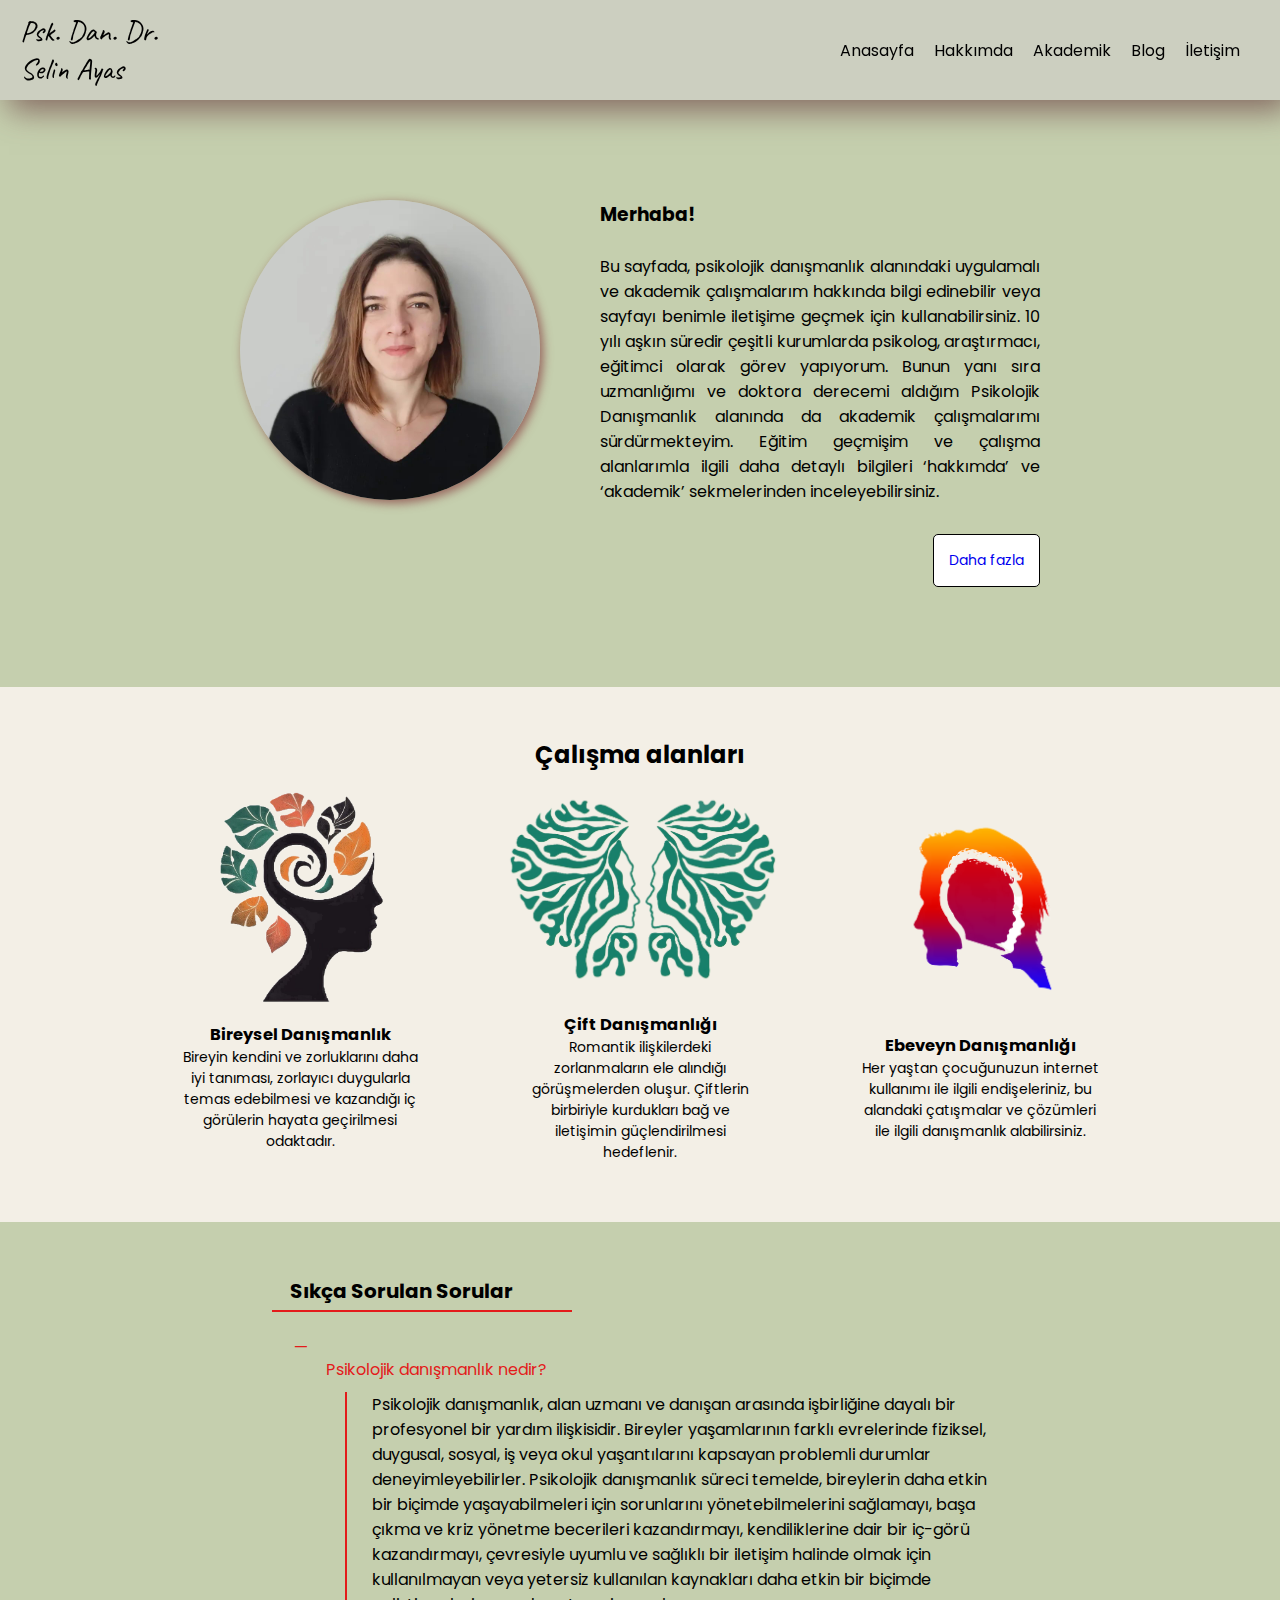
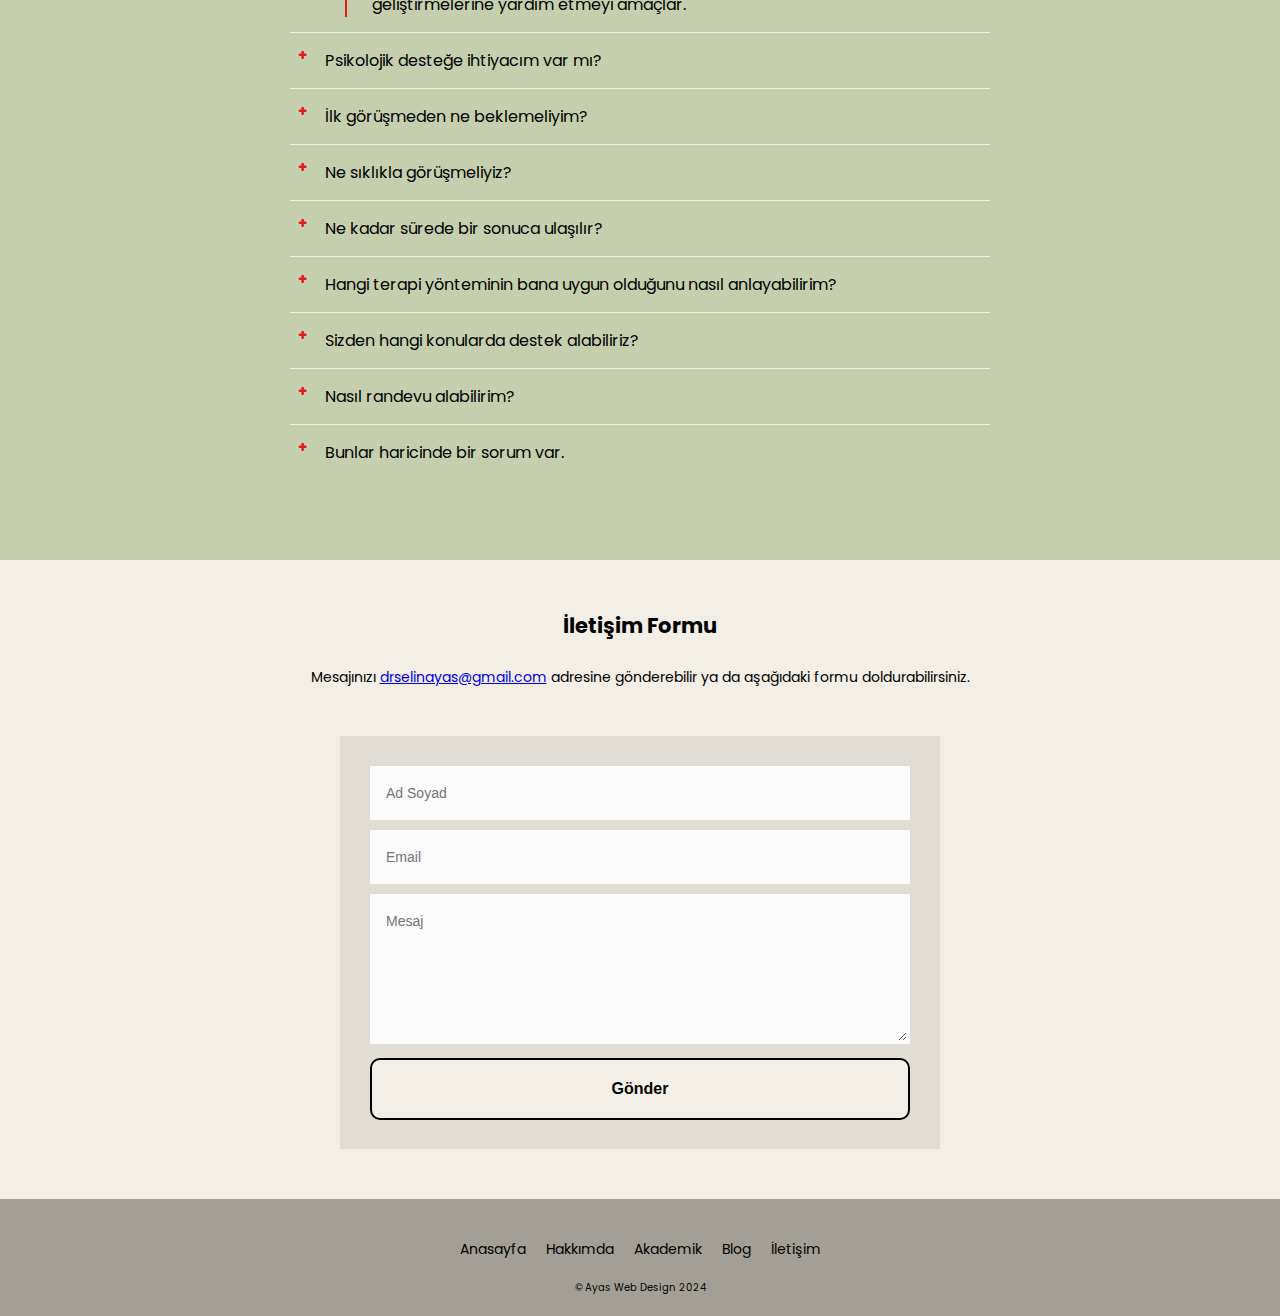
<file: index.html>
<!DOCTYPE html>
<html lang="en">

  <link rel="stylesheet" href="styles/style.css"> 
  <link rel="stylesheet" href="https://cdnjs.cloudflare.com/ajax/libs/font-awesome/6.5.1/css/all.min.css" integrity="sha512-DTOQO9RWCH3ppGqcWaEA1BIZOC6xxalwEsw9c2QQeAIftl+Vegovlnee1c9QX4TctnWMn13TZye+giMm8e2LwA==" crossorigin="anonymous" referrerpolicy="no-referrer" />
<head>
  <meta charset="UTF-8">
  <meta name="viewport" content="width=device-width, initial-scale=1.0">
  <title>Dr. Selin Ayas </title>

  <link rel="icon" href="images/Psychology_Logo.jpeg">
  
  <!-- Google font add start -->
  <link rel="preconnect" href="https://fonts.googleapis.com">
  <link rel="preconnect" href="https://fonts.gstatic.com" crossorigin>
  <link href="https://fonts.googleapis.com/css2?family=Poppins:ital,wght@0,100;0,200;0,300;0,400;0,500;0,600;0,700;0,800;0,900;1,100;1,200;1,300;1,400;1,500;1,600;1,700;1,800;1,900&display=swap" rel="stylesheet">
  
  <link href="https://fonts.googleapis.com/css2?family=Dancing+Script:wght@400..700&display=swap" rel="stylesheet">
 
  <link href="https://fonts.googleapis.com/css2?family=Dancing+Script:wght@400..700&family=Water+Brush&display=swap" rel="stylesheet">
  <!-- Google font add end -->

  <link href="https://fonts.googleapis.com/css2?family=Marck+Script&display=swap" rel="stylesheet">

  <link href="https://fonts.googleapis.com/css2?family=Marck+Script&family=Yesteryear&display=swap" rel="stylesheet">
  <link href="https://fonts.googleapis.com/css2?family=Caveat:wght@400..700&family=Marck+Script&family=Yesteryear&display=swap" rel="stylesheet">

  <meta name="google-site-verification" content="x78KM9TkV4MeH3B0iaVZHwuE0kBMHx9DyWMCi0Md9Qk" />

</head>

<!-- Google tag (gtag.js) -->
<script async src="https://www.googletagmanager.com/gtag/js?id=G-0DY1CL0X66"></script>
<script>
  window.dataLayer = window.dataLayer || [];
  function gtag(){dataLayer.push(arguments);}
  gtag('js', new Date());

  gtag('config', 'G-0DY1CL0X66');
</script>

<body>
  
  <header class="header">
       <div class="divhead">
        <a href="index.html">Psk. Dan. Dr.</a>
        <a href="index.html">Selin Ayas</a>
       </div>

      
      
      <nav class="navbar" id="navbar">
        <ul class="navul" id="navul">
          <li><a href="index.html">Anasayfa </a></li>
          <li><a href="hakkinda.html">Hakkımda </a></li>
          <li><a href="akademik.html">Akademik </a></li>
          <li><a href="blog.html">Blog </a></li>
          <li><a href="iletisim.html">İletişim </a></li>
        </ul>
        <ul class="navul-h" id="navul-h">
         <li class="navclose"><a href="#"></a></li>
         <li class="nav-li"><a href="index.html">Anasayfa </a></li>
         <li class="nav-li"><a href="hakkinda.html">Hakkımda </a></li>
         <li class="nav-li"><a href="akademik.html">Akademik </a></li>
         <li class="nav-li"><a href="blog.html">Blog </a></li>
         <li class="nav-li"><a href="iletisim.html">İletişim </a></li>
        </ul>
      </nav>
    

      <button class="hamburger" id="hamburger">
        <i class="fas fa-bars"></i>
      </button>

    
    
  </header>

    <div class="div1">
      <img class="profile_image" src="images/profile_pic_square.jpg" alt="">
     <div class="div1_header">
      <h3>Merhaba!
      </h3>
      <br>
      <p class="p1" style="color: black;"> Bu sayfada, psikolojik danışmanlık alanındaki uygulamalı ve akademik çalışmalarım hakkında bilgi edinebilir veya sayfayı benimle iletişime geçmek için kullanabilirsiniz. 10 yılı aşkın süredir çeşitli kurumlarda psikolog, araştırmacı, eğitimci olarak görev yapıyorum. Bunun yanı sıra uzmanlığımı ve doktora derecemi aldığım Psikolojik Danışmanlık alanında da akademik çalışmalarımı sürdürmekteyim. Eğitim geçmişim ve çalışma alanlarımla ilgili daha detaylı bilgileri ‘hakkımda’ ve ‘akademik’ sekmelerinden inceleyebilirsiniz.

      </p>
     <button class="btn_dahafazla"><a href="hakkinda.html">Daha fazla </a></button>
    </div>
    </div>
    <div class="div2">
      <h2>Çalışma alanları</h2>
      <div class="div21_buyuk">
         <div class="div21">
           <img src="images/bireysel.png" class="small_pic">
           <h3>Bireysel Danışmanlık</h3>
            <p>Bireyin kendini ve zorluklarını daha iyi tanıması, zorlayıcı duygularla temas edebilmesi ve kazandığı iç görülerin hayata geçirilmesi odaktadır. 
            </p>
        </div>
        <div class="div21">
         <img src="images/cift.png" class="small_pic">
         <h3>Çift Danışmanlığı</h3>
         <p>Romantik ilişkilerdeki zorlanmaların ele alındığı görüşmelerden oluşur. Çiftlerin birbiriyle kurdukları bağ ve iletişimin güçlendirilmesi hedeflenir.</p>
       </div>
       <div class="div21">
          <img src="images/ebeveyn.png" class="small_pic">
          <h3>Ebeveyn Danışmanlığı</h3>
         <p>Her yaştan çocuğunuzun internet kullanımı ile ilgili endişeleriniz, bu alandaki çatışmalar ve çözümleri ile ilgili danışmanlık alabilirsiniz.</p>
        </div>
      </div>
    </div>

    
 






<div class="faq-main">
  
  <div id="faq" class="faq-body">
    <div class="faq-header">
      <h2 class="faq-title">Sıkça Sorulan Sorular</h2>
      <div class="seperator"></div>
    </div>
    <div class="faq-list">
        <div>
          <details open>
            <summary title="Psikolojik danışmanlık nedir?">Psikolojik danışmanlık nedir?
            </summary>
            <p class="faq-content">Psikolojik danışmanlık, alan uzmanı ve danışan arasında işbirliğine dayalı bir profesyonel bir yardım ilişkisidir. Bireyler yaşamlarının farklı evrelerinde fiziksel, duygusal, sosyal, iş veya okul yaşantılarını kapsayan problemli durumlar deneyimleyebilirler. Psikolojik danışmanlık süreci temelde, bireylerin daha etkin bir biçimde yaşayabilmeleri için sorunlarını yönetebilmelerini sağlamayı, başa çıkma ve kriz yönetme becerileri kazandırmayı, kendiliklerine dair bir iç-görü kazandırmayı, çevresiyle uyumlu ve sağlıklı bir iletişim halinde olmak için kullanılmayan veya yetersiz kullanılan kaynakları daha etkin bir biçimde geliştirmelerine yardım etmeyi amaçlar. 
            </p>
          </details>
          </div>
        <div>
          <details>
            <summary title="Psikolojik desteğe ihtiyacım var mı?">Psikolojik desteğe ihtiyacım var mı?
            </summary>
            <p class="faq-content">Psikolojik destek almak için travmatik yaşantılara, psikiyatrik tanılar şart değildir. Her birey, iyi idare edemediğini düşündüğü durumlar, ilişkiler, duygular ve düşünceler nedeniyle psikolojik destek alabilir. Örneğin, yaşamda istenilen kadar etkin olamama, zorlayıcı durumlarla daha iyi baş edebilmek, yaşamdan ve ilişkilerden aldıkları doyumu artırmak, kendi değer ve ideallerine göre yaşayamama, kendilerini motive edecek hedefler bulmada zorlanma, ilişki, kariyer gibi alanlarda daha yapıcı adımlar atmak, hayatın çeşitli alanlarında kritik kararlar vermek gibi sebeplerle de ihtiyaç duyulursa psikolojik destek alınabilir. Bunun yanı sıra, dönemsel olarak ortaya çıkan duygusal ihtiyaçlar ve zorlanmalar (evlilik, boşanma süreci, göç, yas süreci vb.) için de destek alınabilir.
            </p>
          </details>
          </div>
        <div>
          <details>
            <summary title="İlk görüşmeden ne beklemeliyim?">İlk görüşmeden ne beklemeliyim? </summary>
            <p class="faq-content">İlk görüşmede temel hedef sizi ve destek almak istediğiniz problemi etraflıca tanıyabilmektir. Dolayısıyla hem ele almak istediğiniz konuları genel çerçevede paylaşmanız hem de kendinizden ve hayatınızın farklı alanlarından bahsetmeniz istenir. İlk görüşmenin sonunda sürecin nasıl ilerleyeceğine dair bir genel bir yol haritası çizilebilir. Eğer bir yönlendirme söz konusu olacaksa (örneğin, psikiyatrist desteği veya farklı bir alan uzmanına yönlendirme), ilk görüşmede bu da değerlendirilir ve sizinle paylaşılır. Kişiyi ve problemi iyice tanıma bir görüşmeden fazla sürebilse de, bu temelin iyi atılması hedeflerin doğru belirlenmesi ve ilişkinin kurulabilmesi için çok değerlidir. Bu süreçte siz anlatırken terapistiniz de size dikkatlice dinleyerek, yeri geldiğinde durdurup sorular sorarak veya bağlantılar kurarak size en doğru şekilde anlamaya ve sizin bakış açınızdan dünyaya bakabilmeyi öğrenmeye çalışır.
            </p>
          </details>
          </div>
        <div>
          <details>
            <summary title="Ne sıklıkla görüşmeliyiz?">Ne sıklıkla görüşmeliyiz?</summary>
            <p class="faq-content">En ideali haftalık düzende 50 dakikalık görüşmeleri olabildiğince aksatmadan sürdürmektir. Haftalık düzenin çeşitli sebeplerle mümkün olmaması durumunda iki haftada bir görüşme olacak şekilde de randevulaşılabilir. Sürecin verimliliği için daha seyrek veya düzensiz aralıklarla görüşmek önerilmez. Ancak seans sıklığı zaman içerisinde birlikte şekillendirilebilir. Örneğin, haftalık düzende başlayan bir danışanın görüşmeleri bir süre sonra iki haftada bir, daha sonrasında ise ayda bir devam edecek şekilde düzenlenebilir. Bu duruma danışan ve uzmanın birlikte karar vermesi önemlidir. 
            </p>
          </details>
          </div>
        <div>
          <details>
            <summary title="Ne kadar sürede bir sonuca ulaşılır?">Ne kadar sürede bir sonuca ulaşılır?</summary>
            <p class="faq-content">Sürecin uzunluğu ve verimliliği birbirinden bağımsız iki farklı konu olsa da bireyler ne kadar sürede çözüme, rahatlığa ulaşacaklarını merak etmesi oldukça anlaşılırdır. Bu süreyi net olarak vermek yanıltıcı olacaktır ancak sürecin gidişatını etkileyen çeşitli etkenlerden bahsedebiliriz. Bunların en temelleri arasında destek almak istenen konu/konular, danışanın yaşam olayları, sosyal destek sistemi, süreçte nelerin hedeflendiği ve ne sıklıkla görüşmelere devam edilebildiği olarak örneklendirilebilir. Süreç içerisinde hedeflerin danışan ve uzman tarafından beraber belirlenerek yol planının beraber çizildiği ve ara ara değerlendirmelerin yapıldığı bir süreç, ne kadar devam edileceğinin anlaşılması açısından oldukça sağlıklı olacaktır. Bu doğrultuda hedeflere ulaşıldığı hissedildiğinde görüşme sıklığı azaltılarak takip görüşmeleri planlanabilir veya tamamen sonlandırılabilir. 
            </p>
          </details>
          </div>
        <div>
              <details>
                  <summary title="Hangi terapi yönteminin bana uygun olduğunu nasıl anlayabilirim?">Hangi terapi yönteminin bana uygun olduğunu nasıl anlayabilirim?</summary>
                  <p class="faq-content">Aslında hangi yöntemin kullanıldığı varılan sonuç bakımından anlamlı bir farklılık yaratmamaktadır. Tüm ekollerin farklı, ancak büyük ölçüde kesişen yollardan danışanı hedeflerine ulaştırmak için bir araç olduğunu biliyoruz. Bu konuda uzmanlığını iyi değerlendirmek terapistin sorumluluğundadır. Danışanın ekol farkını hissedebileceği yerler terapistin görüşmelerde odaklandığı alanlar, kullanılan egzersizler veya danışan ile kurduğu ilişki olabilir. Odak bazı durumlarda geçmişte yoğunlaşırken, bazen düşünceler, bazen duygular ve bedensel ihtiyaçlar ön plandadır. Ancak bu, sadece yoğunlaşılan alanı ifade edebilir, diğer alanların terapinin dışında kaldığı anlamına gelmez. Her ekolde hepsi bir bütün içinde yer almaktadır.
                  </p>
              </details>
          </div>
          <div>
            <details>
                <summary title="Sizden hangi konularda destek alabiliriz?">Sizden hangi konularda destek alabiliriz?</summary>
                <p class="faq-content">Psikolojik ve sosyal yaşantıları birbirinden keskin sınırlarla ayırmak oldukça zordur. Bu sebeple konu başlıkları belirlemek her zaman çok anlamlı olmayabilir ve başka konularla çalışılamayacağı anlamına gelmez. Yine de genel bir çerçeve çizmek gerekirse, bireysel danışmanlık süreci kapsamında, yakın ilişkilere dair zorluklar, yaşamsal süreçlere uyum (göç, evlilik, boşanma, sağlık sorunları, engel durumunun oluşması), kaygı yönetimi, erteleme davranışı, kariyer alanında zorluklar, öz-değer ve çekingenlik gibi konularda yoğun olarak destek vermekteyim. Bunun yanı sıra çift danışmanlığı ise, birlikte yaşama, evliliğe hazırlık, evlilik, ebeveynliğe hazırlık ve ayrılık gibi süreçleri kapsayabilir. Son olarak, internet kullanımı ve teknoloji ile sağlıklı ilişki kurma ve bu alandaki çatışmaları yönetebilme üzerine kurulu çalışmalarım ve tecrübem doğrultusunda, ebeveyn danışmanlığı da vermekteyim. 

                </p>
            </details>
        </div>
        <div>
          <details>
              <summary title="Nasıl randevu alabilirim?">Nasıl randevu alabilirim?</summary>
              <p class="faq-content">İletişim formu doldurarak veya doğrudan <a style="text-transform: none; text-decoration-line: underline"; href="mailto:drselinayas@gmail.com"> drselinayas@gmail.com</a> adresinden bana ulaşabilirsiniz. Size en geç 24 saat içinde geri dönüş sağlayacağım. Randevu almadan önce sormak istedikleriniz varsa telefon ile 15 dakikalık bir ön-görüşme için randevulaşabiliriz. 
 

              </p>
          </details>
      </div>
      <div>
        <details>
            <summary title="Bunlar haricinde bir sorum var.">Bunlar haricinde bir sorum var.</summary>
            <p class="faq-content">Lütfen sorunuzu iletişim formuna yazın. Size en geç 24 saat içinde dönüş sağlayacağım. 


            </p>
        </details>
    </div>
    </div>
  </div>
</div>




<div class="overfoot">
  <div class="iletisim_header"><h2>İletişim Formu</h2></div>
  
  
    <br>
    <p style="font-size:14px">Mesajınızı <a style="text-transform: none; text-decoration-line: underline"; href="mailto:drselinayas@gmail.com"> drselinayas@gmail.com</a> adresine gönderebilir ya da aşağıdaki formu doldurabilirsiniz.</p>
  
  <br><br><br>

  <div id="form-main">
    <div id="form-div">
      <form action="https://api.web3forms.com/submit" method="POST" class="form" id="form1">
        
       
        <input type="hidden" name="access_key" value="4d628a6b-cd7e-43fb-9139-f08837d97cda">
        
        <!--42c7971b-9fc4-434e-9982-c3ddbe418fd2 -- cankatayas@gmail.com icin code -->
        <p class="name">
          <input name="name" required type="text" class="validate[required,custom[onlyLetter],length[0,100]] feedback-input" placeholder="Ad Soyad" id="name" />
        </p>
        
        <p class="email">
          <input name="email" required type="email" class="validate[required,custom[email]] feedback-input" id="email" placeholder="Email" />
        </p>
        
        <p class="text">
          <textarea name="text" required class="validate[required,length[6,300]] feedback-input" id="comment" placeholder="Mesaj"></textarea>
        </p>
        
        
        <div class="submit">
          <input type="submit" value="Gönder" id="button-blue"/>
          <div class="ease"></div>
        </div>
      </form>
    </div>
  </div>
</div>





<footer class="footer">
<nav class="navbar_end" id="navbar">
  <ul class="navul_end" id="navul_end">
    <li><a href="index.html">Anasayfa </a></li>
    <li><a href="hakkinda.html">Hakkımda </a></li>
    <li><a href="akademik.html">Akademik </a></li>
    <li><a href="blog.html">Blog </a></li>
    <li><a href="iletisim.html">İletişim </a></li>
  </ul>
</nav>

<div class="social-icons">

  <a href="https://www.linkedin.com/in/selin-ayas-4461864a/" class="icon"><i class="fab fa-linkedin"></i></a>
  <a href="https://www.instagram.com/drselinayas?utm_source=ig_web_button_share_sheet&igsh=ZDNlZDc0MzIxNw==" class="icon"><i class="fab fa-instagram"></i></a>
</div>


<p class="ayas">© Ayas Web Design 2024</p>

</footer>

</body>
<script src="scripts/script.js"></script>
</html>
</file>
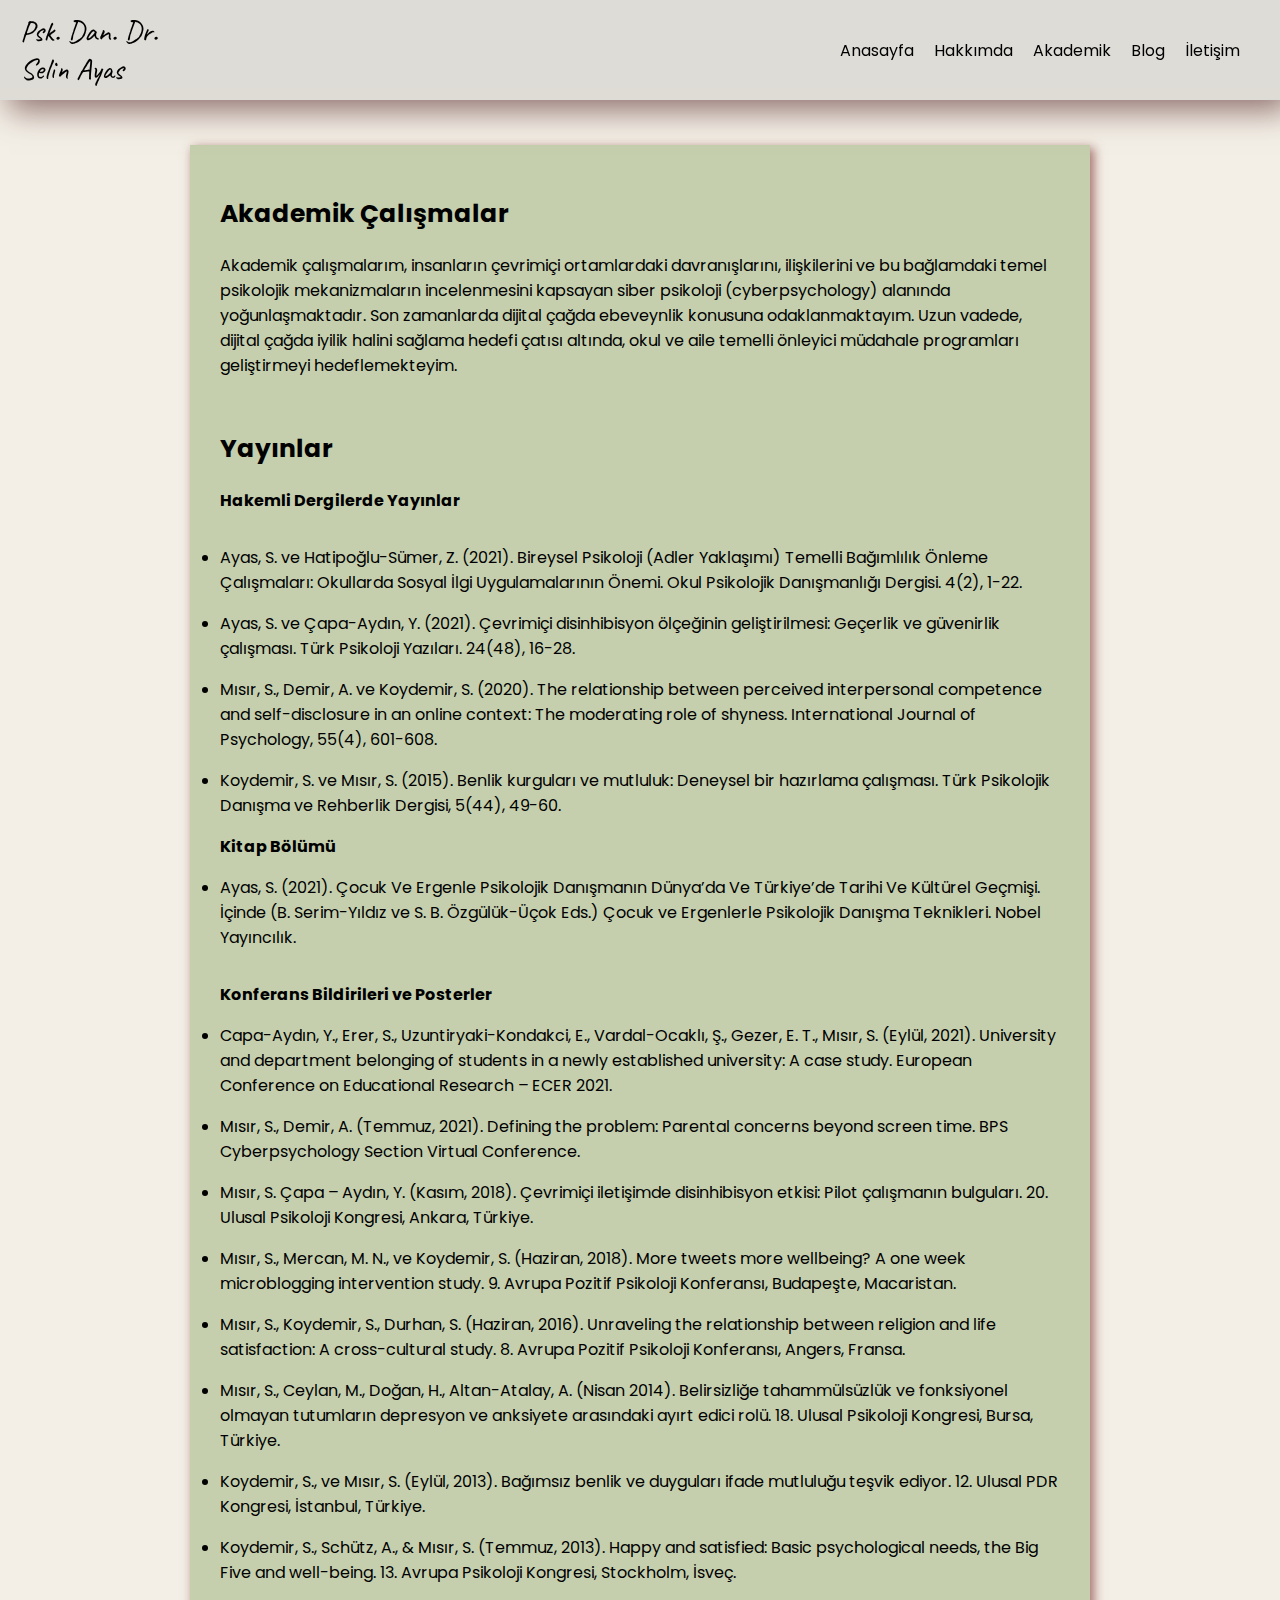
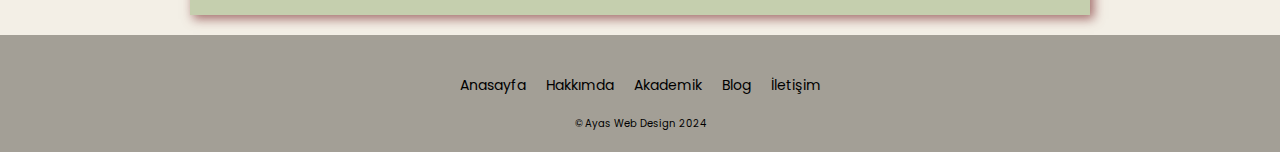
<file: akademik.html>
<!DOCTYPE html>
<html lang="en">

  <link rel="stylesheet" href="styles/style.css"> 
  <link rel="stylesheet" href="https://cdnjs.cloudflare.com/ajax/libs/font-awesome/6.5.1/css/all.min.css" integrity="sha512-DTOQO9RWCH3ppGqcWaEA1BIZOC6xxalwEsw9c2QQeAIftl+Vegovlnee1c9QX4TctnWMn13TZye+giMm8e2LwA==" crossorigin="anonymous" referrerpolicy="no-referrer" />
<head>
  <meta charset="UTF-8">
  <meta name="viewport" content="width=device-width, initial-scale=1.0">
  <title>Dr. Selin Ayas </title>

  <link rel="icon" href="images/Psychology_Logo.jpeg">
  
  <!-- Google font add start -->
  <link rel="preconnect" href="https://fonts.googleapis.com">
  <link rel="preconnect" href="https://fonts.gstatic.com" crossorigin>
  <link href="https://fonts.googleapis.com/css2?family=Poppins:ital,wght@0,100;0,200;0,300;0,400;0,500;0,600;0,700;0,800;0,900;1,100;1,200;1,300;1,400;1,500;1,600;1,700;1,800;1,900&display=swap" rel="stylesheet">
  
  <link href="https://fonts.googleapis.com/css2?family=Dancing+Script:wght@400..700&display=swap" rel="stylesheet">
 
  <link href="https://fonts.googleapis.com/css2?family=Dancing+Script:wght@400..700&family=Water+Brush&display=swap" rel="stylesheet">
  <!-- Google font add end -->

  <link href="https://fonts.googleapis.com/css2?family=Marck+Script&display=swap" rel="stylesheet">

  <link href="https://fonts.googleapis.com/css2?family=Marck+Script&family=Yesteryear&display=swap" rel="stylesheet">
  <link href="https://fonts.googleapis.com/css2?family=Caveat:wght@400..700&family=Marck+Script&family=Yesteryear&display=swap" rel="stylesheet">



</head>

<!-- Google tag (gtag.js) -->
<script async src="https://www.googletagmanager.com/gtag/js?id=G-0DY1CL0X66"></script>
<script>
  window.dataLayer = window.dataLayer || [];
  function gtag(){dataLayer.push(arguments);}
  gtag('js', new Date());

  gtag('config', 'G-0DY1CL0X66');
</script>

<body>
  
  <header class="header">
       <div class="divhead">
        <a href="index.html">Psk. Dan. Dr.</a>
        <a href="index.html">Selin Ayas</a>
       </div>

      
      
       <nav class="navbar" id="navbar">
        <ul class="navul" id="navul">
          <li><a href="index.html">Anasayfa </a></li>
          <li><a href="hakkinda.html">Hakkımda </a></li>
          <li><a href="akademik.html">Akademik </a></li>
          <li><a href="blog.html">Blog </a></li>
          <li><a href="iletisim.html">İletişim </a></li>
        </ul>
        <ul class="navul-h" id="navul-h">
         <li class="navclose"><a href="#"></a></li>
         <li class="nav-li"><a href="index.html">Anasayfa </a></li>
         <li class="nav-li"><a href="hakkinda.html">Hakkımda </a></li>
         <li class="nav-li"><a href="akademik.html">Akademik </a></li>
         <li class="nav-li"><a href="blog.html">Blog </a></li>
         <li class="nav-li"><a href="iletisim.html">İletişim </a></li>
        </ul>
      </nav>
    

      <button class="hamburger" id="hamburger">
        <i class="fas fa-bars"></i>
      </button>

    
    
  </header>
 

  <div class="blog_arkaplan" >
<div class="blog_alan"">
<!-- Content will be placed here -->


<h2 class="blog_baslik">Akademik Çalışmalar
</h2>

<p class="blog_paragraf"  >Akademik çalışmalarım, insanların çevrimiçi ortamlardaki davranışlarını, ilişkilerini ve bu bağlamdaki temel psikolojik mekanizmaların incelenmesini kapsayan siber psikoloji (cyberpsychology) alanında yoğunlaşmaktadır. Son zamanlarda dijital çağda ebeveynlik konusuna odaklanmaktayım. Uzun vadede, dijital çağda iyilik halini sağlama hedefi çatısı altında, okul ve aile temelli önleyici müdahale programları geliştirmeyi hedeflemekteyim.</p>
<br><br>

<h2 class="blog_baslik">Yayınlar</h2>
<h3 class="h3">Hakemli Dergilerde Yayınlar</h3>
<br><br>
    <li class="list">Ayas, S. ve Hatipoğlu-Sümer, Z. (2021). Bireysel Psikoloji (Adler Yaklaşımı) Temelli Bağımlılık Önleme Çalışmaları: Okullarda Sosyal İlgi Uygulamalarının Önemi. Okul Psikolojik Danışmanlığı Dergisi. 4(2), 1-22.</li>
    <br>
    <li class="list">Ayas, S. ve Çapa-Aydın, Y. (2021). Çevrimiçi disinhibisyon ölçeğinin geliştirilmesi: Geçerlik ve güvenirlik çalışması. Türk Psikoloji Yazıları. 24(48), 16-28.</li>
    <br>
    <li class="list">Mısır, S., Demir, A. ve Koydemir, S. (2020). The relationship between perceived interpersonal competence and self-disclosure in an online context: The moderating role of shyness. International Journal of Psychology, 55(4), 601-608.</li>
    <br>
    <li class="list">Koydemir, S. ve Mısır, S. (2015). Benlik kurguları ve mutluluk: Deneysel bir hazırlama çalışması. Türk Psikolojik Danışma ve Rehberlik Dergisi, 5(44), 49-60.</li>
    <br>
<h3 class="h3">Kitap Bölümü</h3>
    <br>
    <li class="list">Ayas, S. (2021). Çocuk Ve Ergenle Psikolojik Danışmanın Dünya’da Ve Türkiye’de Tarihi Ve Kültürel Geçmişi. İçinde (B. Serim-Yıldız ve S. B. Özgülük-Üçok Eds.) Çocuk ve Ergenlerle Psikolojik Danışma Teknikleri. Nobel Yayıncılık.</li>
    <br><br>
<h3 class="h3">Konferans Bildirileri ve Posterler</h3>
        <br>
        <li class="list">Capa-Aydın, Y., Erer, S., Uzuntiryaki-Kondakci, E., Vardal-Ocaklı, Ş., Gezer, E. T., Mısır, S. (Eylül, 2021). University and department belonging of students in a newly established university: A case study. European Conference on Educational Research – ECER 2021.</li>
        <br>
        <li class="list">Mısır, S., Demir, A. (Temmuz, 2021). Defining the problem: Parental concerns beyond screen time. BPS Cyberpsychology Section Virtual Conference.</li>
        <br>
        <li class="list">Mısır, S. Çapa – Aydın, Y. (Kasım, 2018). Çevrimiçi iletişimde disinhibisyon etkisi: Pilot çalışmanın bulguları. 20. Ulusal Psikoloji Kongresi, Ankara, Türkiye.</li>
        <br>
        <li class="list">Mısır, S., Mercan, M. N., ve Koydemir, S. (Haziran, 2018). More tweets more wellbeing? A one week microblogging intervention study. 9. Avrupa Pozitif Psikoloji Konferansı, Budapeşte, Macaristan.</li>
        <br>
        <li class="list">Mısır, S., Koydemir, S., Durhan, S. (Haziran, 2016). Unraveling the relationship between religion and life satisfaction: A cross-cultural study. 8. Avrupa Pozitif Psikoloji Konferansı, Angers, Fransa.</li>
        <br>
        <li class="list">Mısır, S., Ceylan, M., Doğan, H., Altan-Atalay, A. (Nisan 2014). Belirsizliğe tahammülsüzlük ve fonksiyonel olmayan tutumların depresyon ve anksiyete arasındaki ayırt edici rolü. 18. Ulusal Psikoloji Kongresi, Bursa, Türkiye.</li>
        <br>
        <li class="list">Koydemir, S., ve Mısır, S. (Eylül, 2013). Bağımsız benlik ve duyguları ifade mutluluğu teşvik ediyor. 12. Ulusal PDR Kongresi, İstanbul, Türkiye.</li>
        <br>
        <li class="list">Koydemir, S., Schütz, A., & Mısır, S. (Temmuz, 2013). Happy and satisfied: Basic psychological needs, the Big Five and well-being. 13. Avrupa Psikoloji Kongresi, Stockholm, İsveç.</li>







 <!-- Content will be placed here -->
</div>
  </div>




  <footer class="footer">
    <nav class="navbar_end" id="navbar">
      <ul class="navul_end" id="navul_end">
        <li><a href="index.html">Anasayfa </a></li>
        <li><a href="hakkinda.html">Hakkımda </a></li>
        <li><a href="akademik.html">Akademik </a></li>
        <li><a href="blog.html">Blog </a></li>
        <li><a href="iletisim.html">İletişim </a></li>
      </ul>
    </nav>
    
    <div class="social-icons">

      <a href="https://www.linkedin.com/in/selin-ayas-4461864a/" class="icon"><i class="fab fa-linkedin"></i></a>
      <a href="https://www.instagram.com/drselinayas?utm_source=ig_web_button_share_sheet&igsh=ZDNlZDc0MzIxNw==" class="icon"><i class="fab fa-instagram"></i></a>
    </div>
    
    
    <p class="ayas">© Ayas Web Design 2024</p>
    
    </footer>
    
    </body>
    <script src="scripts/script.js"></script>
    </html>
</file>
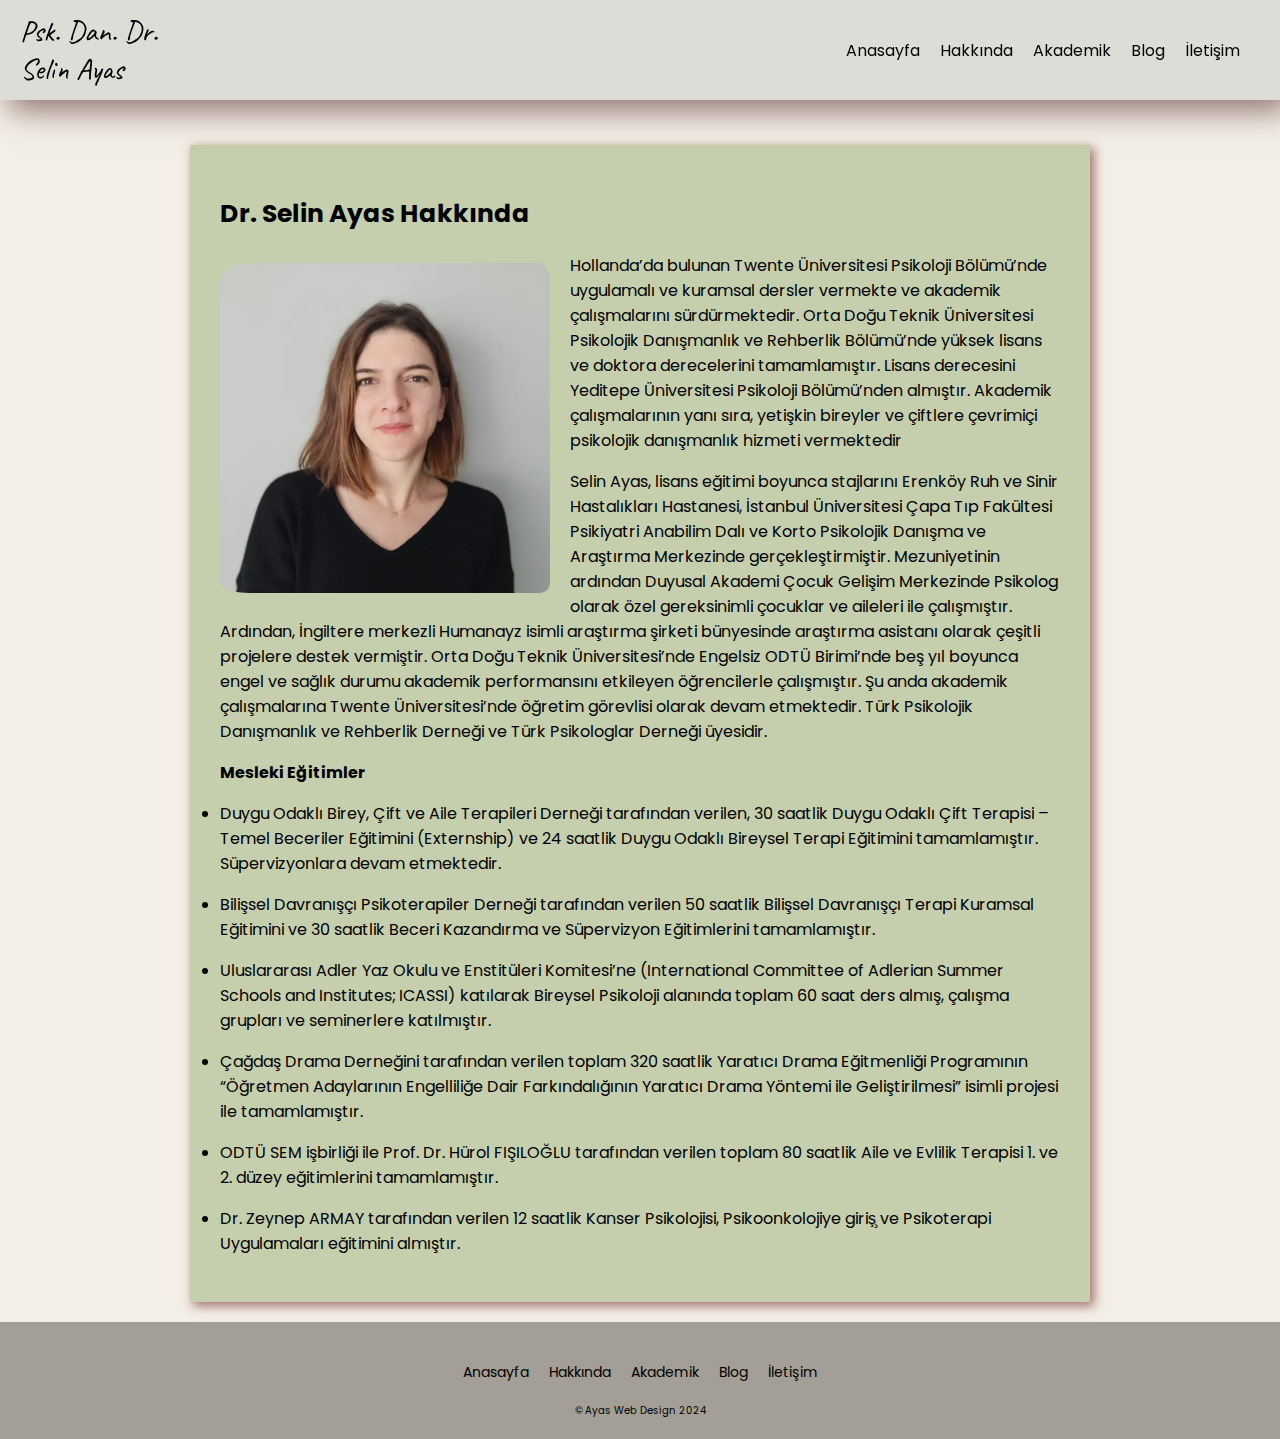
<file: hakkinda.html>
<!DOCTYPE html>
<html lang="en">

  <link rel="stylesheet" href="styles/style.css"> 
  <link rel="stylesheet" href="https://cdnjs.cloudflare.com/ajax/libs/font-awesome/6.5.1/css/all.min.css" integrity="sha512-DTOQO9RWCH3ppGqcWaEA1BIZOC6xxalwEsw9c2QQeAIftl+Vegovlnee1c9QX4TctnWMn13TZye+giMm8e2LwA==" crossorigin="anonymous" referrerpolicy="no-referrer" />
<head>
  <meta charset="UTF-8">
  <meta name="viewport" content="width=device-width, initial-scale=1.0">
  <title>Dr. Selin Ayas </title>

  <link rel="icon" href="images/Psychology_Logo.jpeg">
  
  <!-- Google font add start -->
  <link rel="preconnect" href="https://fonts.googleapis.com">
  <link rel="preconnect" href="https://fonts.gstatic.com" crossorigin>
  <link href="https://fonts.googleapis.com/css2?family=Poppins:ital,wght@0,100;0,200;0,300;0,400;0,500;0,600;0,700;0,800;0,900;1,100;1,200;1,300;1,400;1,500;1,600;1,700;1,800;1,900&display=swap" rel="stylesheet">
  
  <link href="https://fonts.googleapis.com/css2?family=Dancing+Script:wght@400..700&display=swap" rel="stylesheet">
 
  <link href="https://fonts.googleapis.com/css2?family=Dancing+Script:wght@400..700&family=Water+Brush&display=swap" rel="stylesheet">
  <!-- Google font add end -->

  <link href="https://fonts.googleapis.com/css2?family=Marck+Script&display=swap" rel="stylesheet">

  <link href="https://fonts.googleapis.com/css2?family=Marck+Script&family=Yesteryear&display=swap" rel="stylesheet">
  <link href="https://fonts.googleapis.com/css2?family=Caveat:wght@400..700&family=Marck+Script&family=Yesteryear&display=swap" rel="stylesheet">



</head>


<body>
  
  <header class="header">
       <div class="divhead">
        <a href="index.html">Psk. Dan. Dr.</a>
        <a href="index.html">Selin Ayas</a>
       </div>

      
      
      <nav class="navbar" id="navbar">
        <ul class="navul" id="navul">
          <li><a href="index.html">Anasayfa </a></li>
          <li><a href="hakkinda.html">Hakkında </a></li>
          <li><a href="akademik.html">Akademik </a></li>
          <li><a href="blog.html">Blog </a></li>
          <li><a href="iletisim.html">İletişim </a></li>
        </ul>
        <ul class="navul-h" id="navul-h">
         <li class="navclose"><a href="#"></a></li>
         <li class="nav-li"><a href="index.html">Anasayfa </a></li>
         <li class="nav-li"><a href="hakkinda.html">Hakkında </a></li>
         <li class="nav-li"><a href="akademik.html">Akademik </a></li>
         <li class="nav-li"><a href="blog.html">Blog </a></li>
         <li class="nav-li"><a href="iletisim.html">İletişim </a></li>
        </ul>
      </nav>
    

      <button class="hamburger" id="hamburger">
        <i class="fas fa-bars"></i>
      </button>

    
    
  </header>


  <div class="blog_arkaplan" >
<div class="blog_alan"">
<!-- Content will be placed here -->

<style>



</style>

<h2 class="blog_baslik">Dr. Selin Ayas Hakkında
</h2>
<img class="pic1" style="border-radius: 3rem;" src="images/profile_pic_square.jpg">
<p class="blog_paragraf"  >Hollanda’da bulunan Twente Üniversitesi Psikoloji Bölümü’nde uygulamalı ve kuramsal dersler vermekte ve akademik çalışmalarını sürdürmektedir. Orta Doğu Teknik Üniversitesi Psikolojik Danışmanlık ve Rehberlik Bölümü’nde yüksek lisans ve doktora derecelerini tamamlamıştır. Lisans derecesini Yeditepe Üniversitesi Psikoloji Bölümü’nden almıştır. Akademik çalışmalarının yanı sıra, yetişkin bireyler ve çiftlere çevrimiçi psikolojik danışmanlık hizmeti vermektedir</p>
<br>
<p class="blog_paragraf">Selin Ayas, lisans eğitimi boyunca stajlarını Erenköy Ruh ve Sinir Hastalıkları Hastanesi, İstanbul Üniversitesi Çapa Tıp Fakültesi Psikiyatri Anabilim Dalı ve Korto Psikolojik Danışma ve Araştırma Merkezinde gerçekleştirmiştir. Mezuniyetinin ardından Duyusal Akademi Çocuk Gelişim Merkezinde Psikolog olarak özel gereksinimli çocuklar ve aileleri ile çalışmıştır. Ardından, İngiltere merkezli Humanayz isimli araştırma şirketi bünyesinde araştırma asistanı olarak çeşitli projelere destek vermiştir. Orta Doğu Teknik Üniversitesi’nde Engelsiz ODTÜ Birimi’nde beş yıl boyunca engel ve sağlık durumu akademik performansını etkileyen öğrencilerle çalışmıştır. Şu anda akademik çalışmalarına Twente Üniversitesi’nde öğretim görevlisi olarak devam etmektedir. Türk Psikolojik Danışmanlık ve Rehberlik Derneği ve Türk Psikologlar Derneği üyesidir.</p>
<br>
<h3 style="font-size: 1.6rem;">Mesleki Eğitimler</h3>
<br>
<li class="list">Duygu Odaklı Birey, Çift ve Aile Terapileri Derneği tarafından verilen, 30 saatlik Duygu Odaklı Çift Terapisi – Temel Beceriler Eğitimini (Externship) ve 24 saatlik Duygu Odaklı Bireysel Terapi Eğitimini tamamlamıştır. Süpervizyonlara devam etmektedir.  </li>
<br>
<li class="list">Bilişsel Davranışçı Psikoterapiler Derneği tarafından verilen 50 saatlik Bilişsel Davranışçı Terapi Kuramsal Eğitimini ve 30 saatlik Beceri Kazandırma ve Süpervizyon Eğitimlerini tamamlamıştır.</li>
<br>
<li class="list">Uluslararası Adler Yaz Okulu ve Enstitüleri Komitesi’ne (International Committee of Adlerian Summer Schools and Institutes; ICASSI) katılarak Bireysel Psikoloji alanında toplam 60 saat ders almış, çalışma grupları ve seminerlere katılmıştır.</li>
<br>
<li class="list">Çağdaş Drama Derneğini tarafından verilen toplam 320 saatlik Yaratıcı Drama Eğitmenliği Programının “Öğretmen Adaylarının Engelliliğe Dair Farkındalığının Yaratıcı Drama Yöntemi ile Geliştirilmesi” isimli projesi ile tamamlamıştır.</li>
<br>
<li class="list">ODTÜ SEM işbirliği ile Prof. Dr. Hürol FIŞILOĞLU tarafından verilen toplam 80 saatlik Aile ve Evlilik Terapisi 1. ve 2. düzey eğitimlerini tamamlamıştır.</li>
<br>
<li class="list">Dr. Zeynep ARMAY tarafından verilen 12 saatlik  Kanser Psikolojisi, Psikoonkolojiye giriş̧  ve Psikoterapi Uygulamaları eğitimini almıştır.</li>

<br>






















 <!-- Content will be placed here -->
</div>
  </div>




  <footer class="footer">
    <nav class="navbar_end" id="navbar">
      <ul class="navul_end" id="navul_end">
        <li><a href="index.html">Anasayfa </a></li>
        <li><a href="hakkinda.html">Hakkında </a></li>
        <li><a href="akademik.html">Akademik </a></li>
        <li><a href="blog.html">Blog </a></li>
        <li><a href="iletisim.html">İletişim </a></li>
      </ul>
    </nav>
    
    <div class="social-icons">
    
      <a href="#" class="icon"><i class="fab fa-linkedin"></i></a>
      <a href="#" class="icon"><i class="fab fa-instagram"></i></a>
    </div>
    
    
    <p class="ayas">© Ayas Web Design 2024</p>
    
    </footer>
    
    </body>
    <script src="scripts/script.js"></script>
    </html>
</file>
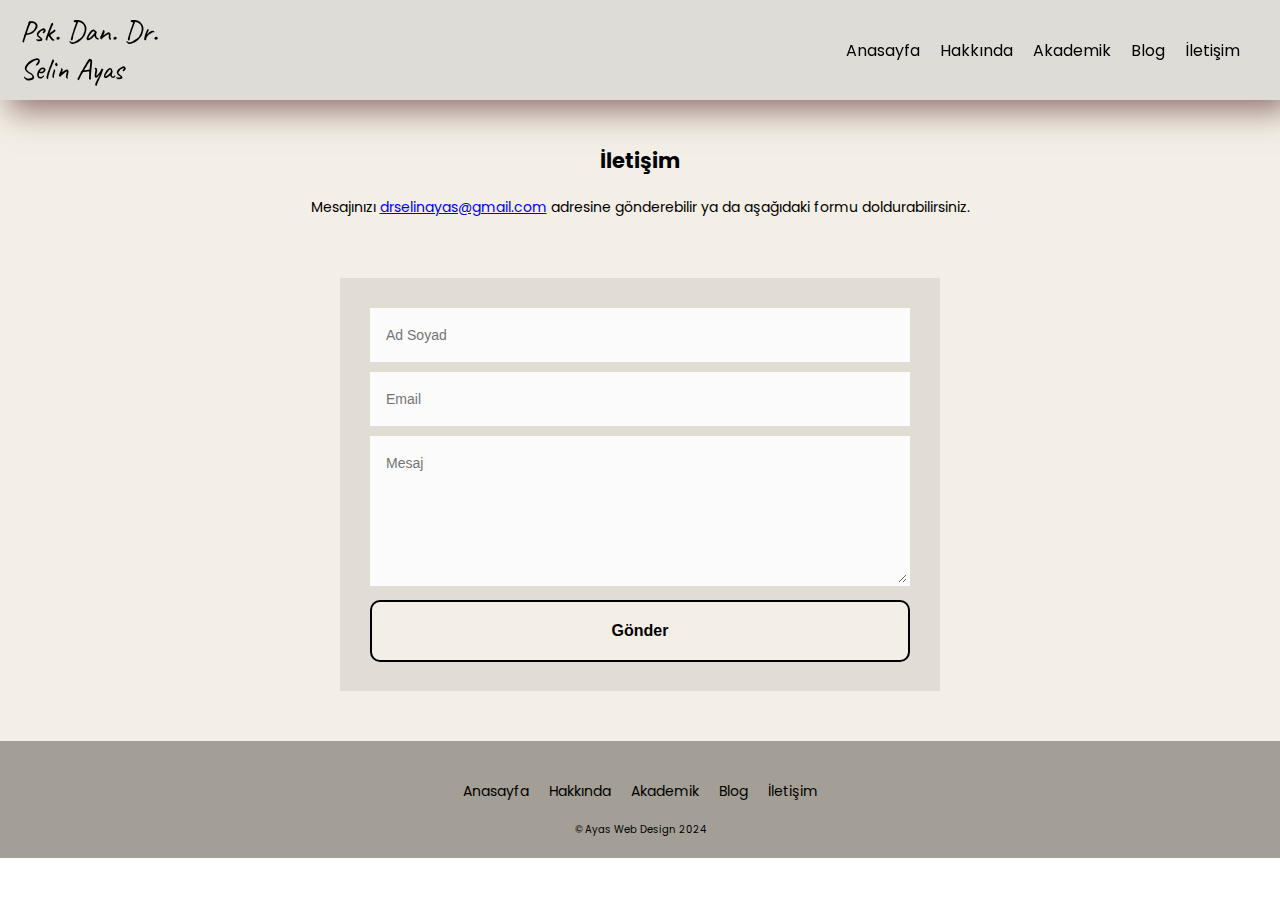
<file: iletisim.html>
<!DOCTYPE html>
<html lang="en">

  <link rel="stylesheet" href="styles/style.css"> 
  <link rel="stylesheet" href="https://cdnjs.cloudflare.com/ajax/libs/font-awesome/6.5.1/css/all.min.css" integrity="sha512-DTOQO9RWCH3ppGqcWaEA1BIZOC6xxalwEsw9c2QQeAIftl+Vegovlnee1c9QX4TctnWMn13TZye+giMm8e2LwA==" crossorigin="anonymous" referrerpolicy="no-referrer" />
<head>
  <meta charset="UTF-8">
  <meta name="viewport" content="width=device-width, initial-scale=1.0">
  <title>Dr. Selin Ayas </title>

  <link rel="icon" href="images/Psychology_Logo.jpeg">
  
  <!-- Google font add start -->
  <link rel="preconnect" href="https://fonts.googleapis.com">
  <link rel="preconnect" href="https://fonts.gstatic.com" crossorigin>
  <link href="https://fonts.googleapis.com/css2?family=Poppins:ital,wght@0,100;0,200;0,300;0,400;0,500;0,600;0,700;0,800;0,900;1,100;1,200;1,300;1,400;1,500;1,600;1,700;1,800;1,900&display=swap" rel="stylesheet">
  
  <link href="https://fonts.googleapis.com/css2?family=Dancing+Script:wght@400..700&display=swap" rel="stylesheet">
 
  <link href="https://fonts.googleapis.com/css2?family=Dancing+Script:wght@400..700&family=Water+Brush&display=swap" rel="stylesheet">
  <!-- Google font add end -->

  <link href="https://fonts.googleapis.com/css2?family=Marck+Script&display=swap" rel="stylesheet">

  <link href="https://fonts.googleapis.com/css2?family=Marck+Script&family=Yesteryear&display=swap" rel="stylesheet">
  <link href="https://fonts.googleapis.com/css2?family=Caveat:wght@400..700&family=Marck+Script&family=Yesteryear&display=swap" rel="stylesheet">



</head>


<body>
  
  <header class="header">
       <div class="divhead">
        <a href="index.html">Psk. Dan. Dr.</a>
        <a href="index.html">Selin Ayas</a>
       </div>

      
      
      <nav class="navbar" id="navbar">
        <ul class="navul" id="navul">
          <li><a href="index.html">Anasayfa </a></li>
          <li><a href="hakkinda.html">Hakkında </a></li>
          <li><a href="akademik.html">Akademik </a></li>
          <li><a href="blog.html">Blog </a></li>
          <li><a href="iletisim.html">İletişim </a></li>
        </ul>
        <ul class="navul-h" id="navul-h">
         <li class="navclose"><a href="#"></a></li>
         <li class="nav-li"><a href="index.html">Anasayfa </a></li>
         <li class="nav-li"><a href="hakkinda.html">Hakkında </a></li>
         <li class="nav-li"><a href="akademik.html">Akademik </a></li>
         <li class="nav-li"><a href="blog.html">Blog </a></li>
         <li class="nav-li"><a href="iletisim.html">İletişim </a></li>
        </ul>
      </nav>
    

      <button class="hamburger" id="hamburger">
        <i class="fas fa-bars"></i>
      </button>

    
    
  </header>



<div class="iletisim_sayfa_header">
  <h2>İletişim</h2>
  <br>
  <p class="text_iletisim">Mesajınızı <a style="text-transform: none; text-decoration-line: underline"; href="mailto:drselinayas@gmail.com"> drselinayas@gmail.com</a> adresine gönderebilir ya da aşağıdaki formu doldurabilirsiniz.</p>
</div>
 
<div class="overfoot">
  <div class="iletisim_header"><h2></h2>
  </div>
  <div id="form-main">
    <div id="form-div">
      <form action="https://api.web3forms.com/submit" method="POST" class="form" id="form1">
        
        <input type="hidden" name="access_key" value="4d628a6b-cd7e-43fb-9139-f08837d97cda">
        
        <!--42c7971b-9fc4-434e-9982-c3ddbe418fd2 -- cankatayas@gmail.com icin code -->
        
        <p class="name">
          <input name="name" required type="text" class="validate[required,custom[onlyLetter],length[0,100]] feedback-input" placeholder="Ad Soyad" id="name" />
        </p>
        
        <p class="email">
          <input name="email" required type="email" class="validate[required,custom[email]] feedback-input" id="email" placeholder="Email" />
        </p>
        
        <p class="text">
          <textarea name="text" required class="validate[required,length[6,300]] feedback-input" id="comment" placeholder="Mesaj"></textarea>
        </p>
        
        
        <div class="submit">
          <input type="submit" value="Gönder" id="button-blue"/>
          <div class="ease"></div>
        </div>
      </form>
    </div>
  </div>
</div>






  

<footer class="footer">
  <nav class="navbar_end" id="navbar">
    <ul class="navul_end" id="navul_end">
      <li><a href="index.html">Anasayfa </a></li>
      <li><a href="hakkinda.html">Hakkında </a></li>
      <li><a href="akademik.html">Akademik </a></li>
      <li><a href="blog.html">Blog </a></li>
      <li><a href="iletisim.html">İletişim </a></li>
    </ul>
  </nav>
  
  <div class="social-icons">
  
    <a href="#" class="icon"><i class="fab fa-linkedin"></i></a>
    <a href="#" class="icon"><i class="fab fa-instagram"></i></a>
  </div>
  
  
  <p class="ayas">© Ayas Web Design 2024</p>
  
  </footer>
  
  </body>
  <script src="scripts/script.js"></script>
  </html>
</file>
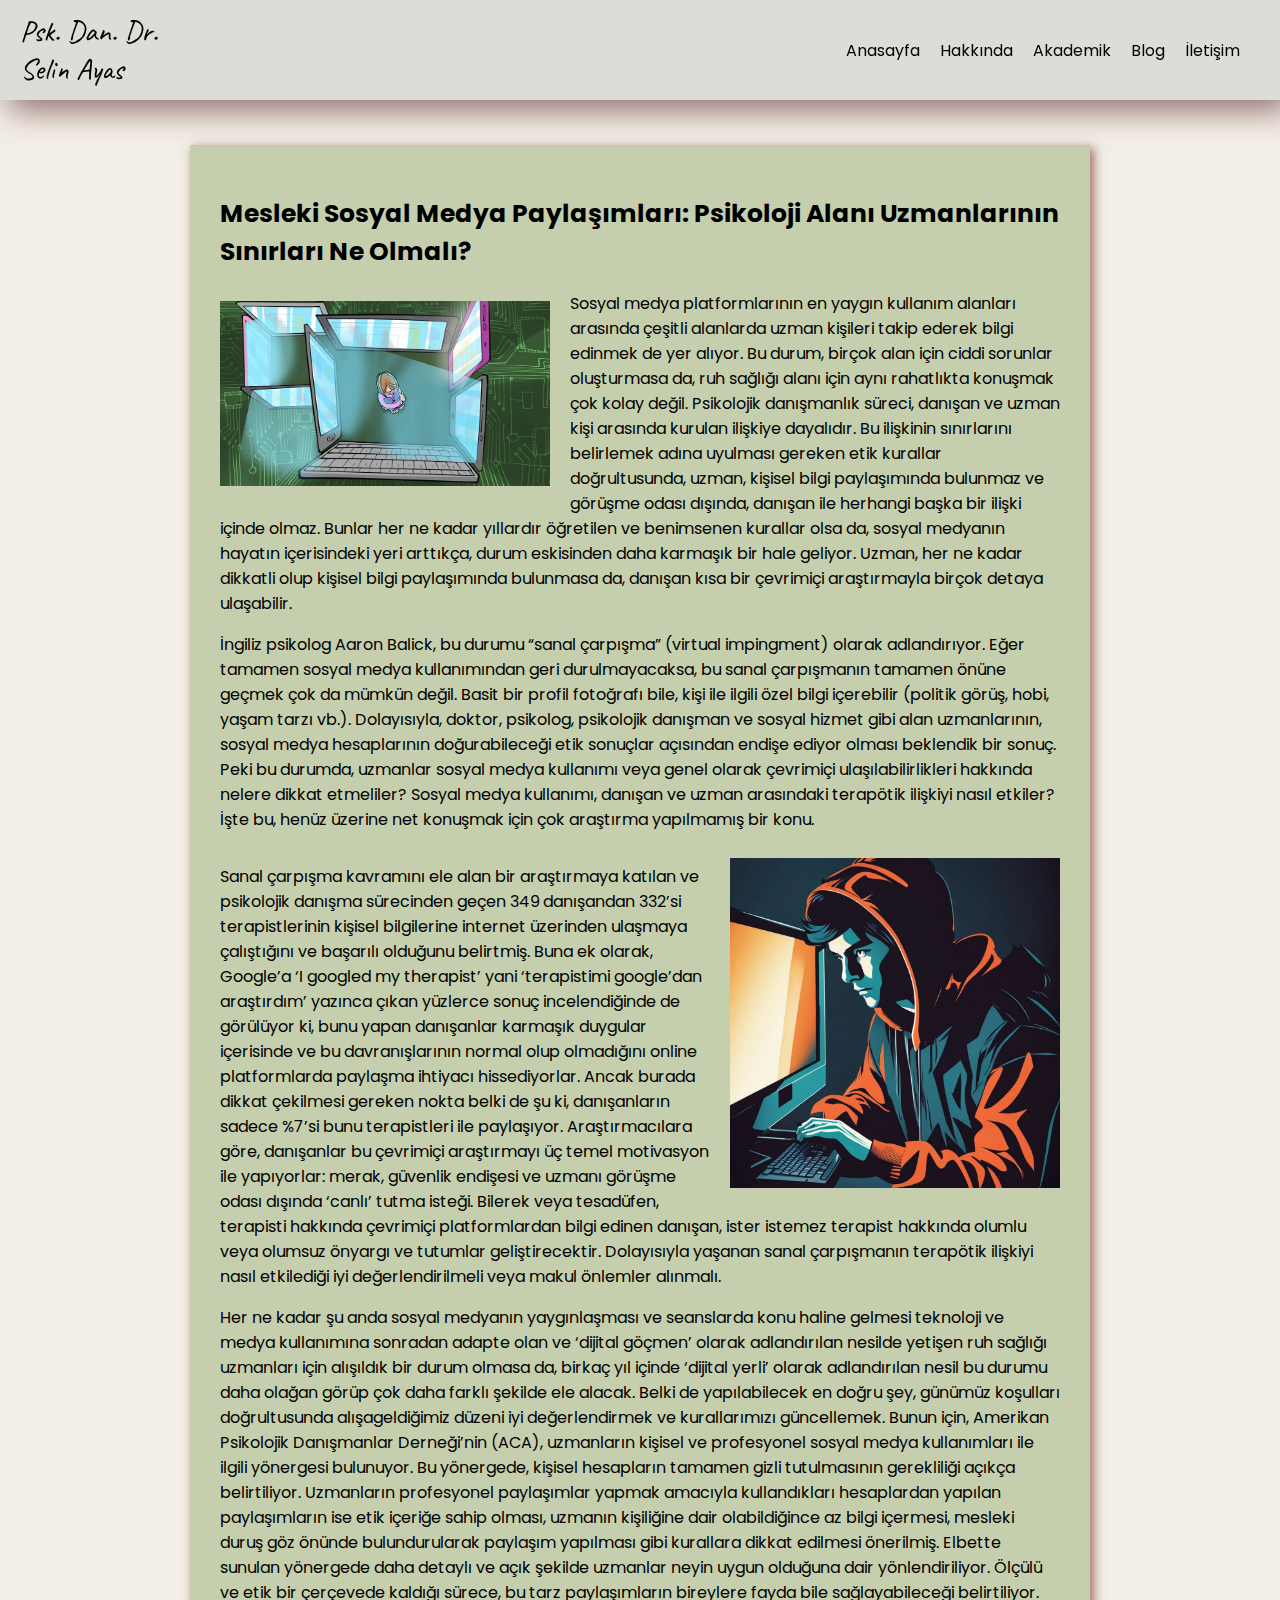
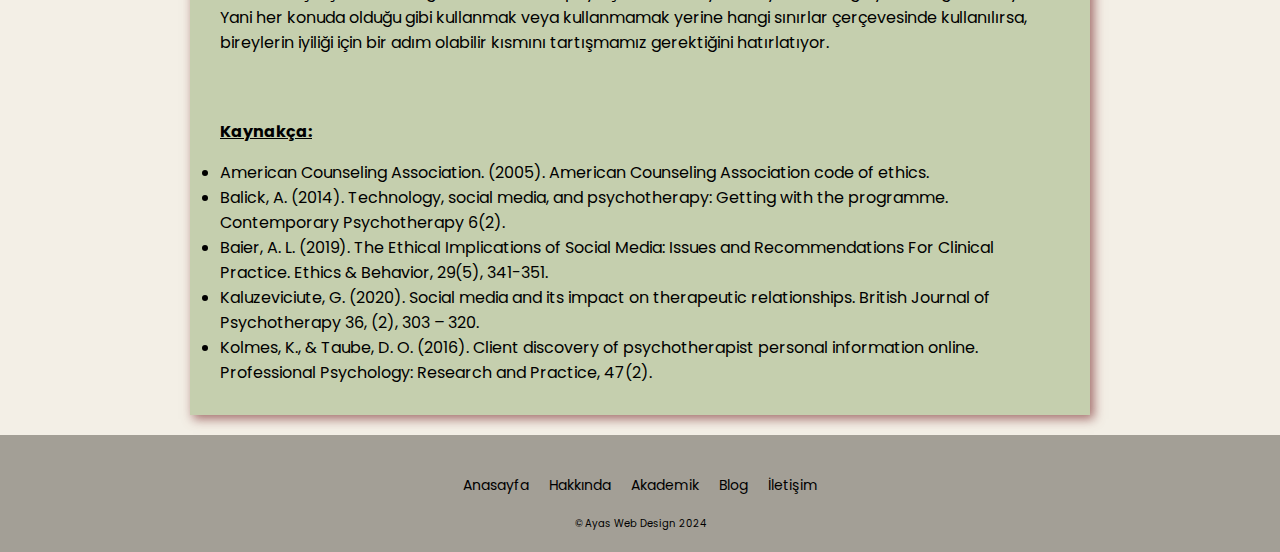
<file: post1.html>
<!DOCTYPE html>
<html lang="en">

  <link rel="stylesheet" href="styles/style.css"> 
  <link rel="stylesheet" href="https://cdnjs.cloudflare.com/ajax/libs/font-awesome/6.5.1/css/all.min.css" integrity="sha512-DTOQO9RWCH3ppGqcWaEA1BIZOC6xxalwEsw9c2QQeAIftl+Vegovlnee1c9QX4TctnWMn13TZye+giMm8e2LwA==" crossorigin="anonymous" referrerpolicy="no-referrer" />
<head>
  <meta charset="UTF-8">
  <meta name="viewport" content="width=device-width, initial-scale=1.0">
  <title>Dr. Selin Ayas </title>

  <link rel="icon" href="images/Psychology_Logo.jpeg">
  
  <!-- Google font add start -->
  <link rel="preconnect" href="https://fonts.googleapis.com">
  <link rel="preconnect" href="https://fonts.gstatic.com" crossorigin>
  <link href="https://fonts.googleapis.com/css2?family=Poppins:ital,wght@0,100;0,200;0,300;0,400;0,500;0,600;0,700;0,800;0,900;1,100;1,200;1,300;1,400;1,500;1,600;1,700;1,800;1,900&display=swap" rel="stylesheet">
  
  <link href="https://fonts.googleapis.com/css2?family=Dancing+Script:wght@400..700&display=swap" rel="stylesheet">
 
  <link href="https://fonts.googleapis.com/css2?family=Dancing+Script:wght@400..700&family=Water+Brush&display=swap" rel="stylesheet">
  <!-- Google font add end -->

  <link href="https://fonts.googleapis.com/css2?family=Marck+Script&display=swap" rel="stylesheet">

  <link href="https://fonts.googleapis.com/css2?family=Marck+Script&family=Yesteryear&display=swap" rel="stylesheet">
  <link href="https://fonts.googleapis.com/css2?family=Caveat:wght@400..700&family=Marck+Script&family=Yesteryear&display=swap" rel="stylesheet">



</head>


<body>
  
  <header class="header">
       <div class="divhead">
        <a href="index.html">Psk. Dan. Dr.</a>
        <a href="index.html">Selin Ayas</a>
       </div>

      
      
      <nav class="navbar" id="navbar">
        <ul class="navul" id="navul">
          <li><a href="index.html">Anasayfa </a></li>
          <li><a href="hakkinda.html">Hakkında </a></li>
          <li><a href="akademik.html">Akademik </a></li>
          <li><a href="blog.html">Blog </a></li>
          <li><a href="iletisim.html">İletişim </a></li>
        </ul>
        <ul class="navul-h" id="navul-h">
         <li class="navclose"><a href="#"></a></li>
         <li class="nav-li"><a href="index.html">Anasayfa </a></li>
         <li class="nav-li"><a href="hakkinda.html">Hakkında </a></li>
         <li class="nav-li"><a href="akademik.html">Akademik </a></li>
         <li class="nav-li"><a href="blog.html">Blog </a></li>
         <li class="nav-li"><a href="iletisim.html">İletişim </a></li>
        </ul>
      </nav>
    

      <button class="hamburger" id="hamburger">
        <i class="fas fa-bars"></i>
      </button>

    
    
  </header>


  <div class="blog_arkaplan" >
<div class="blog_alan"">
<!-- Content will be placed here -->



<h2 class="blog_baslik">Mesleki Sosyal Medya Paylaşımları: Psikoloji Alanı Uzmanlarının Sınırları Ne Olmalı?
</h2>
<img class="pic1" src="images/internet.jpg">
<p class="blog_paragraf"  >Sosyal medya platformlarının en yaygın kullanım alanları arasında çeşitli alanlarda uzman kişileri takip ederek bilgi edinmek de yer alıyor. Bu durum, birçok alan için ciddi sorunlar oluşturmasa da, ruh sağlığı alanı için aynı rahatlıkta konuşmak çok kolay değil. Psikolojik danışmanlık süreci, danışan ve uzman kişi arasında kurulan ilişkiye dayalıdır. Bu ilişkinin sınırlarını belirlemek adına uyulması gereken etik kurallar doğrultusunda, uzman, kişisel bilgi paylaşımında bulunmaz ve görüşme odası dışında, danışan ile herhangi başka bir ilişki içinde olmaz. Bunlar her ne kadar yıllardır öğretilen ve benimsenen kurallar olsa da, sosyal medyanın hayatın içerisindeki yeri arttıkça, durum eskisinden daha karmaşık bir hale geliyor. Uzman, her ne kadar dikkatli olup kişisel bilgi paylaşımında bulunmasa da, danışan kısa bir çevrimiçi araştırmayla birçok detaya ulaşabilir. </p>
<br>
<p class="blog_paragraf">İngiliz psikolog Aaron Balick, bu durumu “sanal çarpışma” (virtual impingment) olarak adlandırıyor. Eğer tamamen sosyal medya kullanımından geri durulmayacaksa, bu sanal çarpışmanın tamamen önüne geçmek çok da mümkün değil. Basit bir profil fotoğrafı bile, kişi ile ilgili özel bilgi içerebilir (politik görüş, hobi, yaşam tarzı vb.). Dolayısıyla, doktor, psikolog, psikolojik danışman ve sosyal hizmet gibi alan uzmanlarının, sosyal medya hesaplarının doğurabileceği etik sonuçlar açısından endişe ediyor olması beklendik bir sonuç. Peki bu durumda, uzmanlar sosyal medya kullanımı veya genel olarak çevrimiçi ulaşılabilirlikleri hakkında nelere dikkat etmeliler? Sosyal medya kullanımı, danışan ve uzman arasındaki terapötik ilişkiyi nasıl etkiler? İşte bu, henüz üzerine net konuşmak için çok araştırma yapılmamış bir konu.</p>
<br>
<img class="pic2" src="images/blog1_pic2.jpg">
<br>
<p class="blog_paragraf">Sanal çarpışma kavramını ele alan bir araştırmaya katılan ve psikolojik danışma sürecinden geçen 349 danışandan 332’si terapistlerinin kişisel bilgilerine internet üzerinden ulaşmaya çalıştığını ve başarılı olduğunu belirtmiş. Buna ek olarak, Google’a ‘I googled my therapist’ yani ‘terapistimi google’dan araştırdım’ yazınca çıkan yüzlerce sonuç incelendiğinde de görülüyor ki, bunu yapan danışanlar karmaşık duygular içerisinde ve bu davranışlarının normal olup olmadığını online platformlarda paylaşma ihtiyacı hissediyorlar. Ancak burada dikkat çekilmesi gereken nokta belki de şu ki, danışanların sadece %7’si bunu terapistleri ile paylaşıyor. Araştırmacılara göre, danışanlar bu çevrimiçi araştırmayı üç temel motivasyon ile yapıyorlar: merak, güvenlik endişesi ve uzmanı görüşme odası dışında ‘canlı’ tutma isteği. Bilerek veya tesadüfen, terapisti hakkında çevrimiçi platformlardan bilgi edinen danışan, ister istemez terapist hakkında olumlu veya olumsuz önyargı ve tutumlar geliştirecektir. Dolayısıyla yaşanan sanal çarpışmanın terapötik ilişkiyi nasıl etkilediği iyi değerlendirilmeli veya makul önlemler alınmalı.  </p>
<br>
<p class="blog_paragraf">Her ne kadar şu anda sosyal medyanın yaygınlaşması ve seanslarda konu haline gelmesi teknoloji ve medya kullanımına sonradan adapte olan ve ‘dijital göçmen’ olarak adlandırılan nesilde yetişen ruh sağlığı uzmanları için alışıldık bir durum olmasa da, birkaç yıl içinde ‘dijital yerli’ olarak adlandırılan nesil bu durumu daha olağan görüp çok daha farklı şekilde ele alacak. Belki de yapılabilecek en doğru şey, günümüz koşulları doğrultusunda alışageldiğimiz düzeni iyi değerlendirmek ve kurallarımızı güncellemek. Bunun için, Amerikan Psikolojik Danışmanlar Derneği’nin (ACA), uzmanların kişisel ve profesyonel sosyal medya kullanımları ile ilgili yönergesi bulunuyor. Bu yönergede, kişisel hesapların tamamen gizli tutulmasının gerekliliği açıkça belirtiliyor. Uzmanların profesyonel paylaşımlar yapmak amacıyla kullandıkları hesaplardan yapılan paylaşımların ise etik içeriğe sahip olması, uzmanın kişiliğine dair olabildiğince az bilgi içermesi, mesleki duruş göz önünde bulundurularak paylaşım yapılması gibi kurallara dikkat edilmesi önerilmiş. Elbette sunulan yönergede daha detaylı ve açık şekilde uzmanlar neyin uygun olduğuna dair yönlendiriliyor. Ölçülü ve etik bir çerçevede kaldığı sürece, bu tarz paylaşımların bireylere fayda bile sağlayabileceği belirtiliyor. Yani her konuda olduğu gibi kullanmak veya kullanmamak yerine hangi sınırlar çerçevesinde kullanılırsa, bireylerin iyiliği için bir adım olabilir kısmını tartışmamız gerektiğini hatırlatıyor.</p>
<br><br><br><br>
<h3 style="font-size: 1.6rem; text-decoration: underline;">Kaynakça:</h3>
<br>


<li class="list">American Counseling Association. (2005). American Counseling Association code of ethics. </li>
<li class="list">Balick, A. (2014). Technology, social media, and psychotherapy: Getting with the programme. Contemporary Psychotherapy 6(2).</li>
<li class="list">Baier, A. L. (2019). The Ethical Implications of Social Media: Issues and Recommendations For Clinical Practice. Ethics & Behavior, 29(5), 341-351.</li>
<li class="list">Kaluzeviciute, G.  (2020). Social media and its impact on therapeutic relationships. British Journal of Psychotherapy 36, (2), 303 – 320.</li>
<li class="list">Kolmes, K., & Taube, D. O. (2016). Client discovery of psychotherapist personal information online. Professional Psychology: Research and Practice, 47(2).</li>























 <!-- Content will be placed here -->
</div>
  </div>



  <footer class="footer">
    <nav class="navbar_end" id="navbar">
      <ul class="navul_end" id="navul_end">
        <li><a href="index.html">Anasayfa </a></li>
        <li><a href="hakkinda.html">Hakkında </a></li>
        <li><a href="akademik.html">Akademik </a></li>
        <li><a href="blog.html">Blog </a></li>
        <li><a href="iletisim.html">İletişim </a></li>
      </ul>
    </nav>
    
    <div class="social-icons">
    
      <a href="#" class="icon"><i class="fab fa-linkedin"></i></a>
      <a href="#" class="icon"><i class="fab fa-instagram"></i></a>
    </div>
    
    
    <p class="ayas">© Ayas Web Design 2024</p>
    
    </footer>
    
    </body>
    <script src="scripts/script.js"></script>
    </html>
</file>
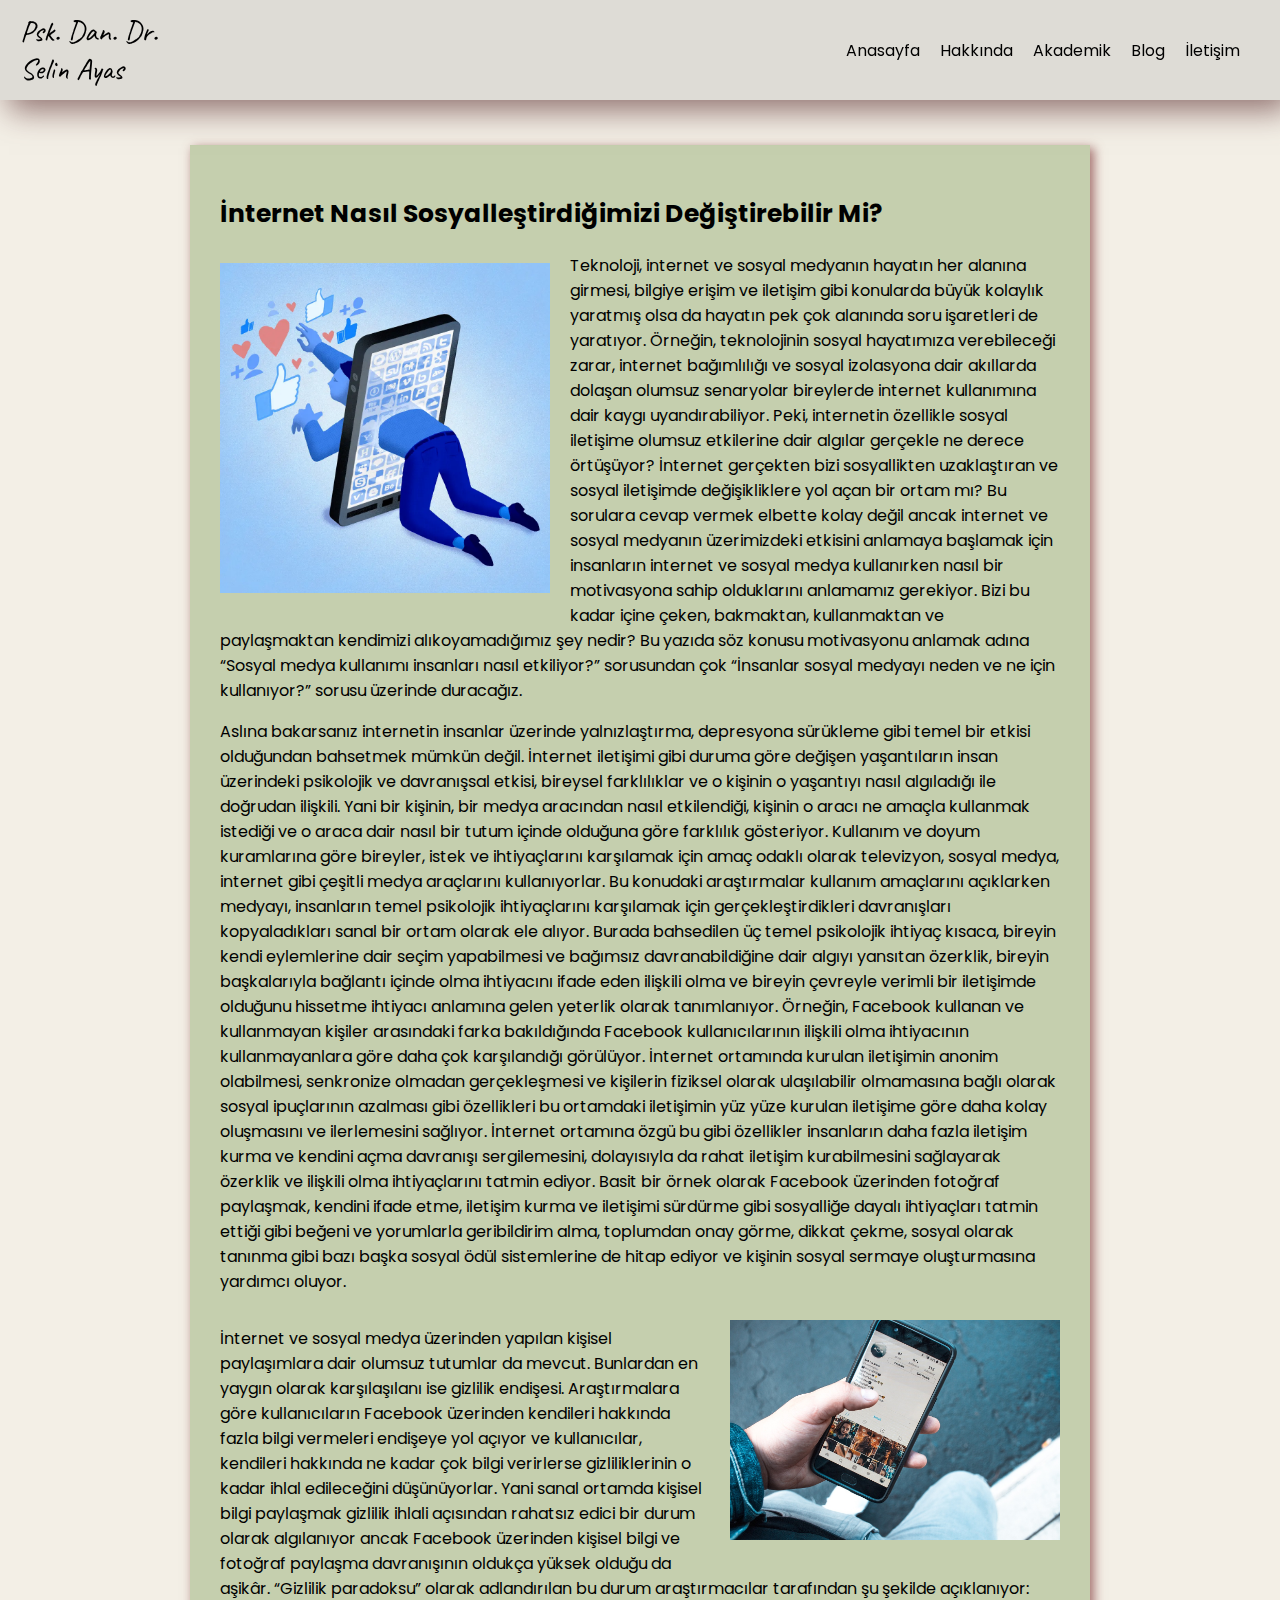
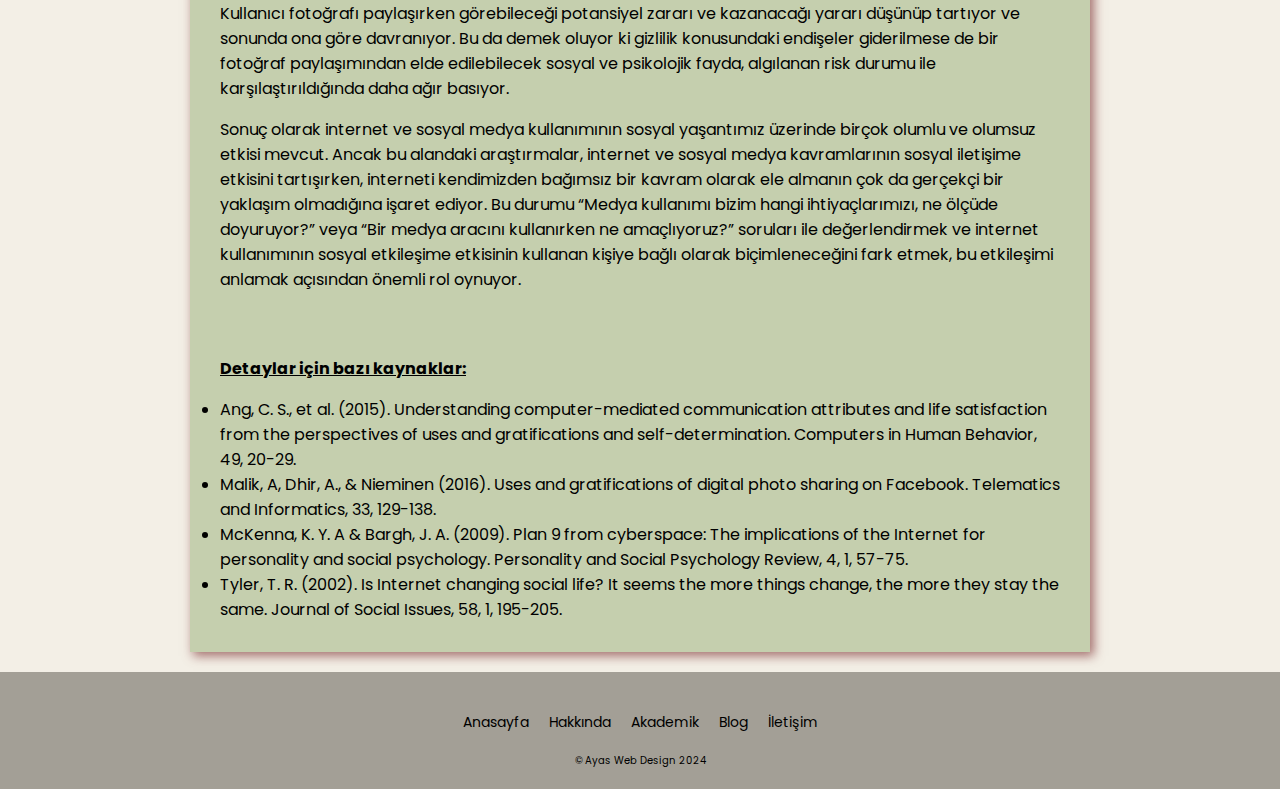
<file: post2.html>
<!DOCTYPE html>
<html lang="en">

  <link rel="stylesheet" href="styles/style.css"> 
  <link rel="stylesheet" href="https://cdnjs.cloudflare.com/ajax/libs/font-awesome/6.5.1/css/all.min.css" integrity="sha512-DTOQO9RWCH3ppGqcWaEA1BIZOC6xxalwEsw9c2QQeAIftl+Vegovlnee1c9QX4TctnWMn13TZye+giMm8e2LwA==" crossorigin="anonymous" referrerpolicy="no-referrer" />
<head>
  <meta charset="UTF-8">
  <meta name="viewport" content="width=device-width, initial-scale=1.0">
  <title>Dr. Selin Ayas </title>

  <link rel="icon" href="images/Psychology_Logo.jpeg">
  
  <!-- Google font add start -->
  <link rel="preconnect" href="https://fonts.googleapis.com">
  <link rel="preconnect" href="https://fonts.gstatic.com" crossorigin>
  <link href="https://fonts.googleapis.com/css2?family=Poppins:ital,wght@0,100;0,200;0,300;0,400;0,500;0,600;0,700;0,800;0,900;1,100;1,200;1,300;1,400;1,500;1,600;1,700;1,800;1,900&display=swap" rel="stylesheet">
  
  <link href="https://fonts.googleapis.com/css2?family=Dancing+Script:wght@400..700&display=swap" rel="stylesheet">
 
  <link href="https://fonts.googleapis.com/css2?family=Dancing+Script:wght@400..700&family=Water+Brush&display=swap" rel="stylesheet">
  <!-- Google font add end -->

  <link href="https://fonts.googleapis.com/css2?family=Marck+Script&display=swap" rel="stylesheet">

  <link href="https://fonts.googleapis.com/css2?family=Marck+Script&family=Yesteryear&display=swap" rel="stylesheet">
  <link href="https://fonts.googleapis.com/css2?family=Caveat:wght@400..700&family=Marck+Script&family=Yesteryear&display=swap" rel="stylesheet">



</head>


<body>
  
  <header class="header">
       <div class="divhead">
        <a href="index.html">Psk. Dan. Dr.</a>
        <a href="index.html">Selin Ayas</a>
       </div>

      
      
      <nav class="navbar" id="navbar">
        <ul class="navul" id="navul">
          <li><a href="index.html">Anasayfa </a></li>
          <li><a href="hakkinda.html">Hakkında </a></li>
          <li><a href="akademik.html">Akademik </a></li>
          <li><a href="blog.html">Blog </a></li>
          <li><a href="iletisim.html">İletişim </a></li>
        </ul>
        <ul class="navul-h" id="navul-h">
         <li class="navclose"><a href="#"></a></li>
         <li class="nav-li"><a href="index.html">Anasayfa </a></li>
         <li class="nav-li"><a href="hakkinda.html">Hakkında </a></li>
         <li class="nav-li"><a href="akademik.html">Akademik </a></li>
         <li class="nav-li"><a href="blog.html">Blog </a></li>
         <li class="nav-li"><a href="iletisim.html">İletişim </a></li>
        </ul>
      </nav>
    

      <button class="hamburger" id="hamburger">
        <i class="fas fa-bars"></i>
      </button>

    
    
  </header>


  <div class="blog_arkaplan" >
<div class="blog_alan"">
<!-- Content will be placed here -->



<h2 class="blog_baslik">İnternet Nasıl Sosyalleştirdiğimizi Değiştirebilir Mi?
</h2>
<img class="pic1" src="images/social_m.jpg">
<p class="blog_paragraf"  >Teknoloji, internet ve sosyal medyanın hayatın her alanına girmesi, bilgiye erişim ve iletişim gibi konularda büyük kolaylık yaratmış olsa da hayatın pek çok alanında soru işaretleri de yaratıyor. Örneğin, teknolojinin sosyal hayatımıza verebileceği zarar, internet bağımlılığı ve sosyal izolasyona dair akıllarda dolaşan olumsuz senaryolar bireylerde internet kullanımına dair kaygı uyandırabiliyor. Peki, internetin özellikle sosyal iletişime olumsuz etkilerine dair algılar gerçekle ne derece örtüşüyor? İnternet gerçekten bizi sosyallikten uzaklaştıran ve sosyal iletişimde değişikliklere yol açan bir ortam mı? Bu sorulara cevap vermek elbette kolay değil ancak internet ve sosyal medyanın üzerimizdeki etkisini anlamaya başlamak için insanların internet ve sosyal medya kullanırken nasıl bir motivasyona sahip olduklarını anlamamız gerekiyor. Bizi bu kadar içine çeken, bakmaktan, kullanmaktan ve paylaşmaktan kendimizi alıkoyamadığımız şey nedir? Bu yazıda söz konusu motivasyonu anlamak adına “Sosyal medya kullanımı insanları nasıl etkiliyor?” sorusundan çok “İnsanlar sosyal medyayı neden ve ne için kullanıyor?” sorusu üzerinde duracağız.</p>
<br>
<p class="blog_paragraf">Aslına bakarsanız internetin insanlar üzerinde yalnızlaştırma, depresyona sürükleme gibi temel bir etkisi olduğundan bahsetmek mümkün değil. İnternet iletişimi gibi duruma göre değişen yaşantıların insan üzerindeki psikolojik ve davranışsal etkisi, bireysel farklılıklar ve o kişinin o yaşantıyı nasıl algıladığı ile doğrudan ilişkili. Yani bir kişinin, bir medya aracından nasıl etkilendiği, kişinin o aracı ne amaçla kullanmak istediği ve o araca dair nasıl bir tutum içinde olduğuna göre farklılık gösteriyor. Kullanım ve doyum kuramlarına göre bireyler, istek ve ihtiyaçlarını karşılamak için amaç odaklı olarak televizyon, sosyal medya, internet gibi çeşitli medya araçlarını kullanıyorlar. Bu konudaki araştırmalar kullanım amaçlarını açıklarken medyayı, insanların temel psikolojik ihtiyaçlarını karşılamak için gerçekleştirdikleri davranışları kopyaladıkları sanal bir ortam olarak ele alıyor. Burada bahsedilen üç temel psikolojik ihtiyaç kısaca, bireyin kendi eylemlerine dair seçim yapabilmesi ve bağımsız davranabildiğine dair algıyı yansıtan özerklik, bireyin başkalarıyla bağlantı içinde olma ihtiyacını ifade eden ilişkili olma ve bireyin çevreyle verimli bir iletişimde olduğunu hissetme ihtiyacı anlamına gelen yeterlik olarak tanımlanıyor. Örneğin, Facebook kullanan ve kullanmayan kişiler arasındaki farka bakıldığında Facebook kullanıcılarının ilişkili olma ihtiyacının kullanmayanlara göre daha çok karşılandığı görülüyor. İnternet ortamında kurulan iletişimin anonim olabilmesi, senkronize olmadan gerçekleşmesi ve kişilerin fiziksel olarak ulaşılabilir olmamasına bağlı olarak sosyal ipuçlarının azalması gibi özellikleri bu ortamdaki iletişimin yüz yüze kurulan iletişime göre daha kolay oluşmasını ve ilerlemesini sağlıyor. İnternet ortamına özgü bu gibi özellikler insanların daha fazla iletişim kurma ve kendini açma davranışı sergilemesini, dolayısıyla da rahat iletişim kurabilmesini sağlayarak özerklik ve ilişkili olma ihtiyaçlarını tatmin ediyor. Basit bir örnek olarak Facebook üzerinden fotoğraf paylaşmak, kendini ifade etme, iletişim kurma ve iletişimi sürdürme gibi sosyalliğe dayalı ihtiyaçları tatmin ettiği gibi beğeni ve yorumlarla geribildirim alma, toplumdan onay görme, dikkat çekme, sosyal olarak tanınma gibi bazı başka sosyal ödül sistemlerine de hitap ediyor ve kişinin sosyal sermaye oluşturmasına yardımcı oluyor.</p>
<br>
<img class="pic2" src="images/blog1_pic1.jpg">
<br>
<p class="blog_paragraf">İnternet ve sosyal medya üzerinden yapılan kişisel paylaşımlara dair olumsuz tutumlar da mevcut. Bunlardan en yaygın olarak karşılaşılanı ise gizlilik endişesi. Araştırmalara göre kullanıcıların Facebook üzerinden kendileri hakkında fazla bilgi vermeleri endişeye yol açıyor ve kullanıcılar, kendileri hakkında ne kadar çok bilgi verirlerse gizliliklerinin o kadar ihlal edileceğini düşünüyorlar. Yani sanal ortamda kişisel bilgi paylaşmak gizlilik ihlali açısından rahatsız edici bir durum olarak algılanıyor ancak Facebook üzerinden kişisel bilgi ve fotoğraf paylaşma davranışının oldukça yüksek olduğu da aşikâr. “Gizlilik paradoksu” olarak adlandırılan bu durum araştırmacılar tarafından şu şekilde açıklanıyor: Kullanıcı fotoğrafı paylaşırken görebileceği potansiyel zararı ve kazanacağı yararı düşünüp tartıyor ve sonunda ona göre davranıyor. Bu da demek oluyor ki gizlilik konusundaki endişeler giderilmese de bir fotoğraf paylaşımından elde edilebilecek sosyal ve psikolojik fayda, algılanan risk durumu ile karşılaştırıldığında daha ağır basıyor.</p>
<br>
<p class="blog_paragraf">Sonuç olarak internet ve sosyal medya kullanımının sosyal yaşantımız üzerinde birçok olumlu ve olumsuz etkisi mevcut. Ancak bu alandaki araştırmalar, internet ve sosyal medya kavramlarının sosyal iletişime etkisini tartışırken, interneti kendimizden bağımsız bir kavram olarak ele almanın çok da gerçekçi bir yaklaşım olmadığına işaret ediyor. Bu durumu “Medya kullanımı bizim hangi ihtiyaçlarımızı, ne ölçüde doyuruyor?” veya “Bir medya aracını kullanırken ne amaçlıyoruz?” soruları ile değerlendirmek ve internet kullanımının sosyal etkileşime etkisinin kullanan kişiye bağlı olarak biçimleneceğini fark etmek, bu etkileşimi anlamak açısından önemli rol oynuyor.</p>
<br><br><br><br>
<h3 style="font-size: 1.6rem; text-decoration: underline;"> Detaylar için bazı kaynaklar:</h3>
<br>


<li class="list">Ang, C. S., et al. (2015). Understanding computer-mediated communication attributes and life satisfaction from the perspectives of uses and gratifications and self-determination. Computers in Human Behavior, 49, 20-29.</li>
<li class="list">Malik, A, Dhir, A., & Nieminen (2016). Uses and gratifications of digital photo sharing on Facebook. Telematics and Informatics, 33, 129-138.</li>
<li class="list">McKenna, K. Y. A & Bargh, J. A. (2009). Plan 9 from cyberspace: The implications of the Internet for personality and social psychology. Personality and Social Psychology Review, 4, 1, 57-75.</li>
<li class="list">Tyler, T. R. (2002). Is Internet changing social life? It seems the more things change, the more they stay the same. Journal of Social Issues, 58, 1, 195-205.</li>
























 <!-- Content will be placed here -->
</div>
  </div>



  <footer class="footer">
    <nav class="navbar_end" id="navbar">
      <ul class="navul_end" id="navul_end">
        <li><a href="index.html">Anasayfa </a></li>
        <li><a href="hakkinda.html">Hakkında </a></li>
        <li><a href="akademik.html">Akademik </a></li>
        <li><a href="blog.html">Blog </a></li>
        <li><a href="iletisim.html">İletişim </a></li>
      </ul>
    </nav>
    
    <div class="social-icons">
    
      <a href="#" class="icon"><i class="fab fa-linkedin"></i></a>
      <a href="#" class="icon"><i class="fab fa-instagram"></i></a>
    </div>
    
    
    <p class="ayas">© Ayas Web Design 2024</p>
    
    </footer>
    
    </body>
    <script src="scripts/script.js"></script>
    </html>
</file>
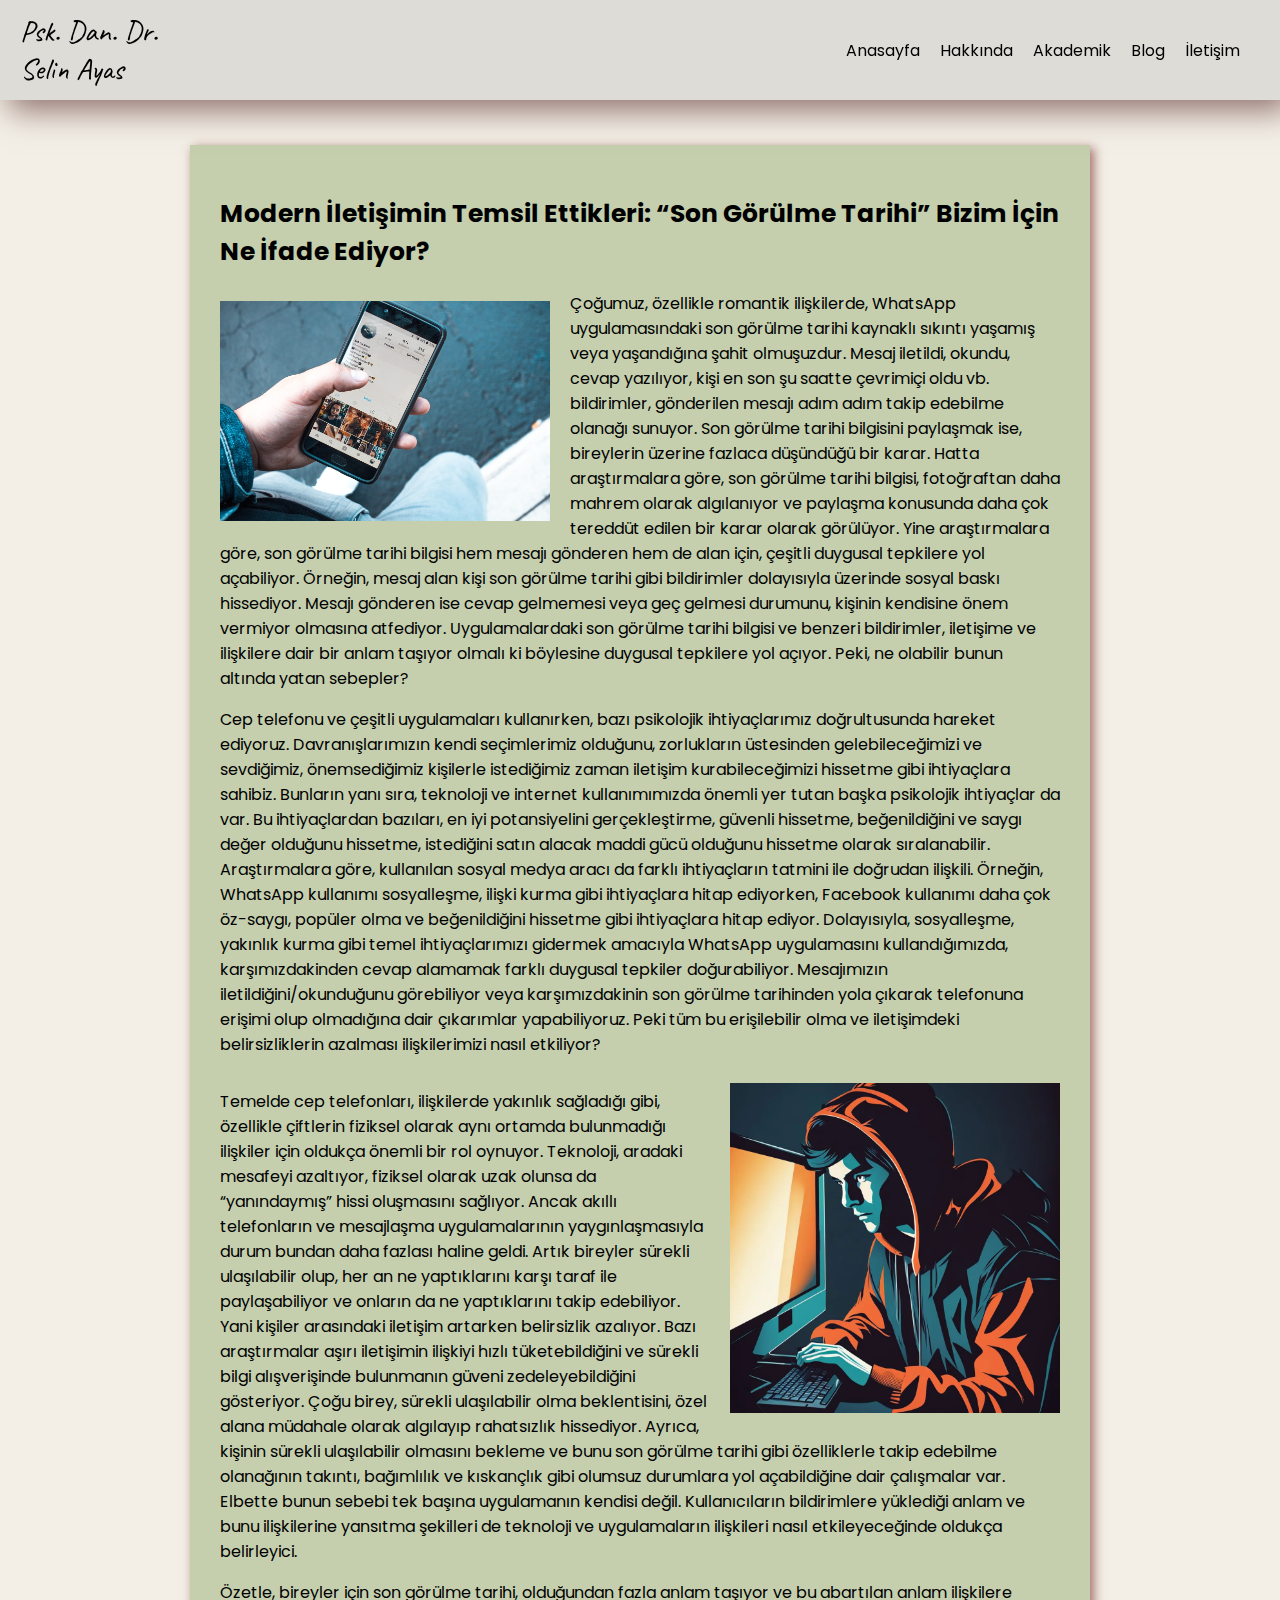
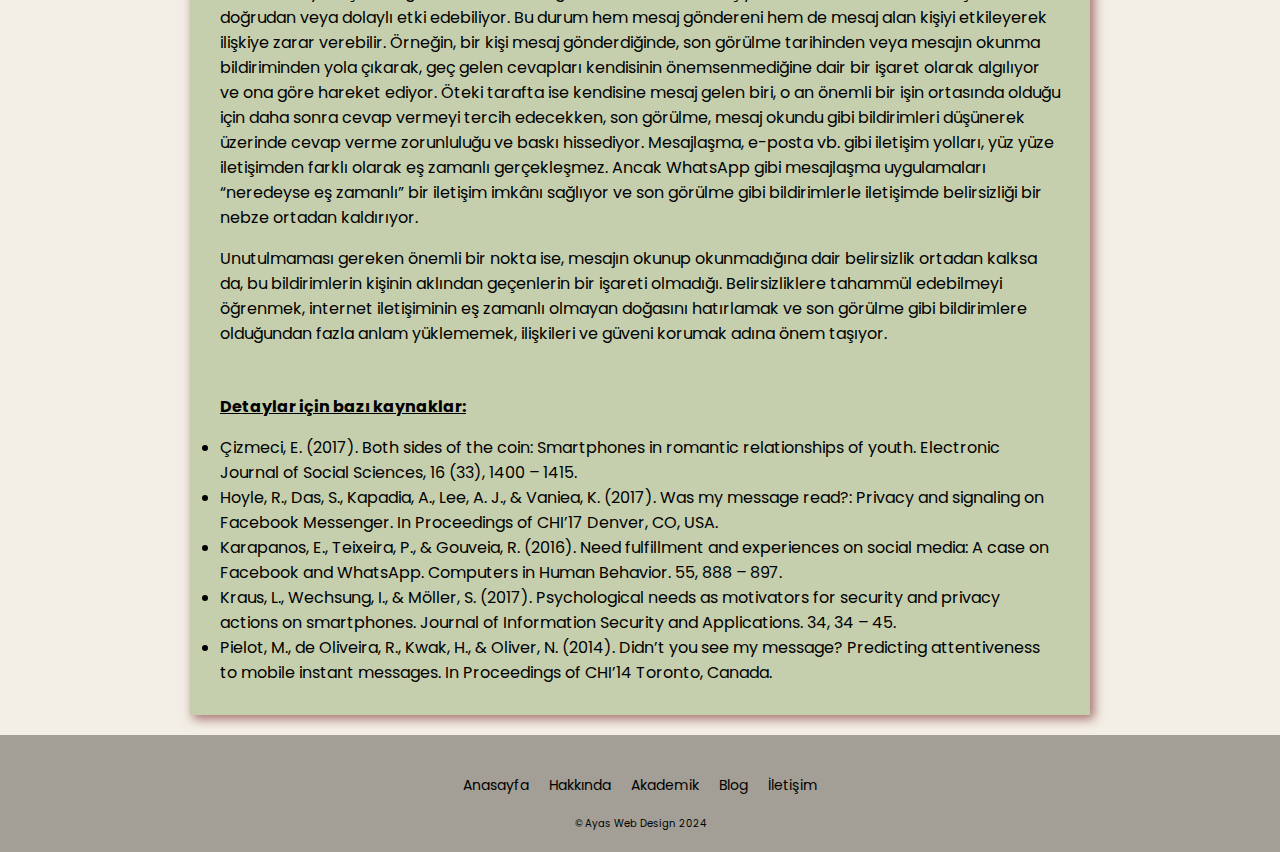
<file: post3.html>
<!DOCTYPE html>
<html lang="en">

  <link rel="stylesheet" href="styles/style.css"> 
  <link rel="stylesheet" href="https://cdnjs.cloudflare.com/ajax/libs/font-awesome/6.5.1/css/all.min.css" integrity="sha512-DTOQO9RWCH3ppGqcWaEA1BIZOC6xxalwEsw9c2QQeAIftl+Vegovlnee1c9QX4TctnWMn13TZye+giMm8e2LwA==" crossorigin="anonymous" referrerpolicy="no-referrer" />
<head>
  <meta charset="UTF-8">
  <meta name="viewport" content="width=device-width, initial-scale=1.0">
  <title>Dr. Selin Ayas </title>

  <link rel="icon" href="images/Psychology_Logo.jpeg">
  
  <!-- Google font add start -->
  <link rel="preconnect" href="https://fonts.googleapis.com">
  <link rel="preconnect" href="https://fonts.gstatic.com" crossorigin>
  <link href="https://fonts.googleapis.com/css2?family=Poppins:ital,wght@0,100;0,200;0,300;0,400;0,500;0,600;0,700;0,800;0,900;1,100;1,200;1,300;1,400;1,500;1,600;1,700;1,800;1,900&display=swap" rel="stylesheet">
  
  <link href="https://fonts.googleapis.com/css2?family=Dancing+Script:wght@400..700&display=swap" rel="stylesheet">
 
  <link href="https://fonts.googleapis.com/css2?family=Dancing+Script:wght@400..700&family=Water+Brush&display=swap" rel="stylesheet">
  <!-- Google font add end -->

  <link href="https://fonts.googleapis.com/css2?family=Marck+Script&display=swap" rel="stylesheet">

  <link href="https://fonts.googleapis.com/css2?family=Marck+Script&family=Yesteryear&display=swap" rel="stylesheet">
  <link href="https://fonts.googleapis.com/css2?family=Caveat:wght@400..700&family=Marck+Script&family=Yesteryear&display=swap" rel="stylesheet">



</head>


<body>
  
  <header class="header">
       <div class="divhead">
        <a href="index.html">Psk. Dan. Dr.</a>
        <a href="index.html">Selin Ayas</a>
       </div>

      
      
      <nav class="navbar" id="navbar">
        <ul class="navul" id="navul">
          <li><a href="index.html">Anasayfa </a></li>
          <li><a href="hakkinda.html">Hakkında </a></li>
          <li><a href="akademik.html">Akademik </a></li>
          <li><a href="blog.html">Blog </a></li>
          <li><a href="iletisim.html">İletişim </a></li>
        </ul>
        <ul class="navul-h" id="navul-h">
         <li class="navclose"><a href="#"></a></li>
         <li class="nav-li"><a href="index.html">Anasayfa </a></li>
         <li class="nav-li"><a href="hakkinda.html">Hakkında </a></li>
         <li class="nav-li"><a href="akademik.html">Akademik </a></li>
         <li class="nav-li"><a href="blog.html">Blog </a></li>
         <li class="nav-li"><a href="iletisim.html">İletişim </a></li>
        </ul>
      </nav>
    

      <button class="hamburger" id="hamburger">
        <i class="fas fa-bars"></i>
      </button>

    
    
  </header>

 

  <div class="blog_arkaplan" >
<div class="blog_alan"">
<!-- Content will be placed here -->


<h2 class="blog_baslik">Modern İletişimin Temsil Ettikleri: “Son Görülme Tarihi” Bizim İçin Ne İfade Ediyor?
</h2>
<img class="pic1" src="images/blog1_pic1.jpg">
<p class="blog_paragraf"  >Çoğumuz, özellikle romantik ilişkilerde, WhatsApp uygulamasındaki son görülme tarihi kaynaklı sıkıntı yaşamış veya yaşandığına şahit olmuşuzdur. Mesaj iletildi, okundu, cevap yazılıyor, kişi en son şu saatte çevrimiçi oldu vb. bildirimler, gönderilen mesajı adım adım takip edebilme olanağı sunuyor. Son görülme tarihi bilgisini paylaşmak ise, bireylerin üzerine fazlaca düşündüğü bir karar. Hatta araştırmalara göre, son görülme tarihi bilgisi, fotoğraftan daha mahrem olarak algılanıyor ve paylaşma konusunda daha çok tereddüt edilen bir karar olarak görülüyor. Yine araştırmalara göre, son görülme tarihi bilgisi hem mesajı gönderen hem de alan için, çeşitli duygusal tepkilere yol açabiliyor. Örneğin, mesaj alan kişi son görülme tarihi gibi bildirimler dolayısıyla üzerinde sosyal baskı hissediyor. Mesajı gönderen ise cevap gelmemesi veya geç gelmesi durumunu, kişinin kendisine önem vermiyor olmasına atfediyor. Uygulamalardaki son görülme tarihi bilgisi ve benzeri bildirimler, iletişime ve ilişkilere dair bir anlam taşıyor olmalı ki böylesine duygusal tepkilere yol açıyor. Peki, ne olabilir bunun altında yatan sebepler?</p>
<br>
<p class="blog_paragraf">Cep telefonu ve çeşitli uygulamaları kullanırken, bazı psikolojik ihtiyaçlarımız doğrultusunda hareket ediyoruz. Davranışlarımızın kendi seçimlerimiz olduğunu, zorlukların üstesinden gelebileceğimizi ve sevdiğimiz, önemsediğimiz kişilerle istediğimiz zaman iletişim kurabileceğimizi hissetme gibi ihtiyaçlara sahibiz. Bunların yanı sıra, teknoloji ve internet kullanımımızda önemli yer tutan başka psikolojik ihtiyaçlar da var. Bu ihtiyaçlardan bazıları, en iyi potansiyelini gerçekleştirme, güvenli hissetme, beğenildiğini ve saygı değer olduğunu hissetme, istediğini satın alacak maddi gücü olduğunu hissetme olarak sıralanabilir. Araştırmalara göre, kullanılan sosyal medya aracı da farklı ihtiyaçların tatmini ile doğrudan ilişkili. Örneğin, WhatsApp kullanımı sosyalleşme, ilişki kurma gibi ihtiyaçlara hitap ediyorken, Facebook kullanımı daha çok öz-saygı, popüler olma ve beğenildiğini hissetme gibi ihtiyaçlara hitap ediyor. Dolayısıyla, sosyalleşme, yakınlık kurma gibi temel ihtiyaçlarımızı gidermek amacıyla WhatsApp uygulamasını kullandığımızda, karşımızdakinden cevap alamamak farklı duygusal tepkiler doğurabiliyor. Mesajımızın iletildiğini/okunduğunu görebiliyor veya karşımızdakinin son görülme tarihinden yola çıkarak telefonuna erişimi olup olmadığına dair çıkarımlar yapabiliyoruz. Peki tüm bu erişilebilir olma ve iletişimdeki belirsizliklerin azalması ilişkilerimizi nasıl etkiliyor?</p>
<br>
<img class="pic2" src="images/blog1_pic2.jpg">
<br>
<p class="blog_paragraf">Temelde cep telefonları, ilişkilerde yakınlık sağladığı gibi, özellikle çiftlerin fiziksel olarak aynı ortamda bulunmadığı ilişkiler için oldukça önemli bir rol oynuyor. Teknoloji, aradaki mesafeyi azaltıyor, fiziksel olarak uzak olunsa da “yanındaymış” hissi oluşmasını sağlıyor. Ancak akıllı telefonların ve mesajlaşma uygulamalarının yaygınlaşmasıyla durum bundan daha fazlası haline geldi. Artık bireyler sürekli ulaşılabilir olup, her an ne yaptıklarını karşı taraf ile paylaşabiliyor ve onların da ne yaptıklarını takip edebiliyor. Yani kişiler arasındaki iletişim artarken belirsizlik azalıyor. Bazı araştırmalar aşırı iletişimin ilişkiyi hızlı tüketebildiğini ve sürekli bilgi alışverişinde bulunmanın güveni zedeleyebildiğini gösteriyor. Çoğu birey, sürekli ulaşılabilir olma beklentisini, özel alana müdahale olarak algılayıp rahatsızlık hissediyor. Ayrıca, kişinin sürekli ulaşılabilir olmasını bekleme ve bunu son görülme tarihi gibi özelliklerle takip edebilme olanağının takıntı, bağımlılık ve kıskançlık gibi olumsuz durumlara yol açabildiğine dair çalışmalar var. Elbette bunun sebebi tek başına uygulamanın kendisi değil. Kullanıcıların bildirimlere yüklediği anlam ve bunu ilişkilerine yansıtma şekilleri de teknoloji ve uygulamaların ilişkileri nasıl etkileyeceğinde oldukça belirleyici.</p>
<br>
<p class="blog_paragraf">Özetle, bireyler için son görülme tarihi, olduğundan fazla anlam taşıyor ve bu abartılan anlam ilişkilere doğrudan veya dolaylı etki edebiliyor. Bu durum hem mesaj göndereni hem de mesaj alan kişiyi etkileyerek ilişkiye zarar verebilir. Örneğin, bir kişi mesaj gönderdiğinde, son görülme tarihinden veya mesajın okunma bildiriminden yola çıkarak, geç gelen cevapları kendisinin önemsenmediğine dair bir işaret olarak algılıyor ve ona göre hareket ediyor. Öteki tarafta ise kendisine mesaj gelen biri, o an önemli bir işin ortasında olduğu için daha sonra cevap vermeyi tercih edecekken, son görülme, mesaj okundu gibi bildirimleri düşünerek üzerinde cevap verme zorunluluğu ve baskı hissediyor. Mesajlaşma, e-posta vb. gibi iletişim yolları, yüz yüze iletişimden farklı olarak eş zamanlı gerçekleşmez. Ancak WhatsApp gibi mesajlaşma uygulamaları “neredeyse eş zamanlı” bir iletişim imkânı sağlıyor ve son görülme gibi bildirimlerle iletişimde belirsizliği bir nebze ortadan kaldırıyor.</p>
<br>
<p class="blog_paragraf">Unutulmaması gereken önemli bir nokta ise, mesajın okunup okunmadığına dair belirsizlik ortadan kalksa da, bu bildirimlerin kişinin aklından geçenlerin bir işareti olmadığı. Belirsizliklere tahammül edebilmeyi öğrenmek, internet iletişiminin eş zamanlı olmayan doğasını hatırlamak ve son görülme gibi bildirimlere olduğundan fazla anlam yüklememek, ilişkileri ve güveni korumak adına önem taşıyor.</p>
<br><br><br>
<h3 style="font-size: 1.6rem; text-decoration: underline;"> Detaylar için bazı kaynaklar:</h3>
<br>

<li class="list">Çizmeci, E. (2017). Both sides of the coin: Smartphones in romantic relationships of youth. Electronic Journal of Social Sciences, 16 (33), 1400 – 1415.</li>
<li class="list">Hoyle, R., Das, S., Kapadia, A., Lee, A. J., & Vaniea, K. (2017). Was my message read?: Privacy and signaling on Facebook Messenger. In Proceedings of CHI’17 Denver, CO, USA.</li>
<li class="list">Karapanos, E., Teixeira, P., & Gouveia, R. (2016). Need fulfillment and experiences on social media: A case on Facebook and WhatsApp. Computers in Human Behavior. 55, 888 – 897.</li>
<li class="list">Kraus, L., Wechsung, I., & Möller, S. (2017). Psychological needs as motivators for security and privacy actions on smartphones. Journal of Information Security and Applications. 34, 34 – 45.</li>
<li class="list">Pielot, M., de Oliveira, R., Kwak, H., & Oliver, N. (2014). Didn’t you see my message? Predicting attentiveness to mobile instant messages. In Proceedings of CHI’14 Toronto, Canada.</li>









 <!-- Content will be placed here -->
</div>
  </div>



  <footer class="footer">
    <nav class="navbar_end" id="navbar">
      <ul class="navul_end" id="navul_end">
        <li><a href="index.html">Anasayfa </a></li>
        <li><a href="hakkinda.html">Hakkında </a></li>
        <li><a href="akademik.html">Akademik </a></li>
        <li><a href="blog.html">Blog </a></li>
        <li><a href="iletisim.html">İletişim </a></li>
      </ul>
    </nav>
    
    <div class="social-icons">
    
      <a href="#" class="icon"><i class="fab fa-linkedin"></i></a>
      <a href="#" class="icon"><i class="fab fa-instagram"></i></a>
    </div>
    
    
    <p class="ayas">© Ayas Web Design 2024</p>
    
    </footer>
    
    </body>
    <script src="scripts/script.js"></script>
    </html>
</file>
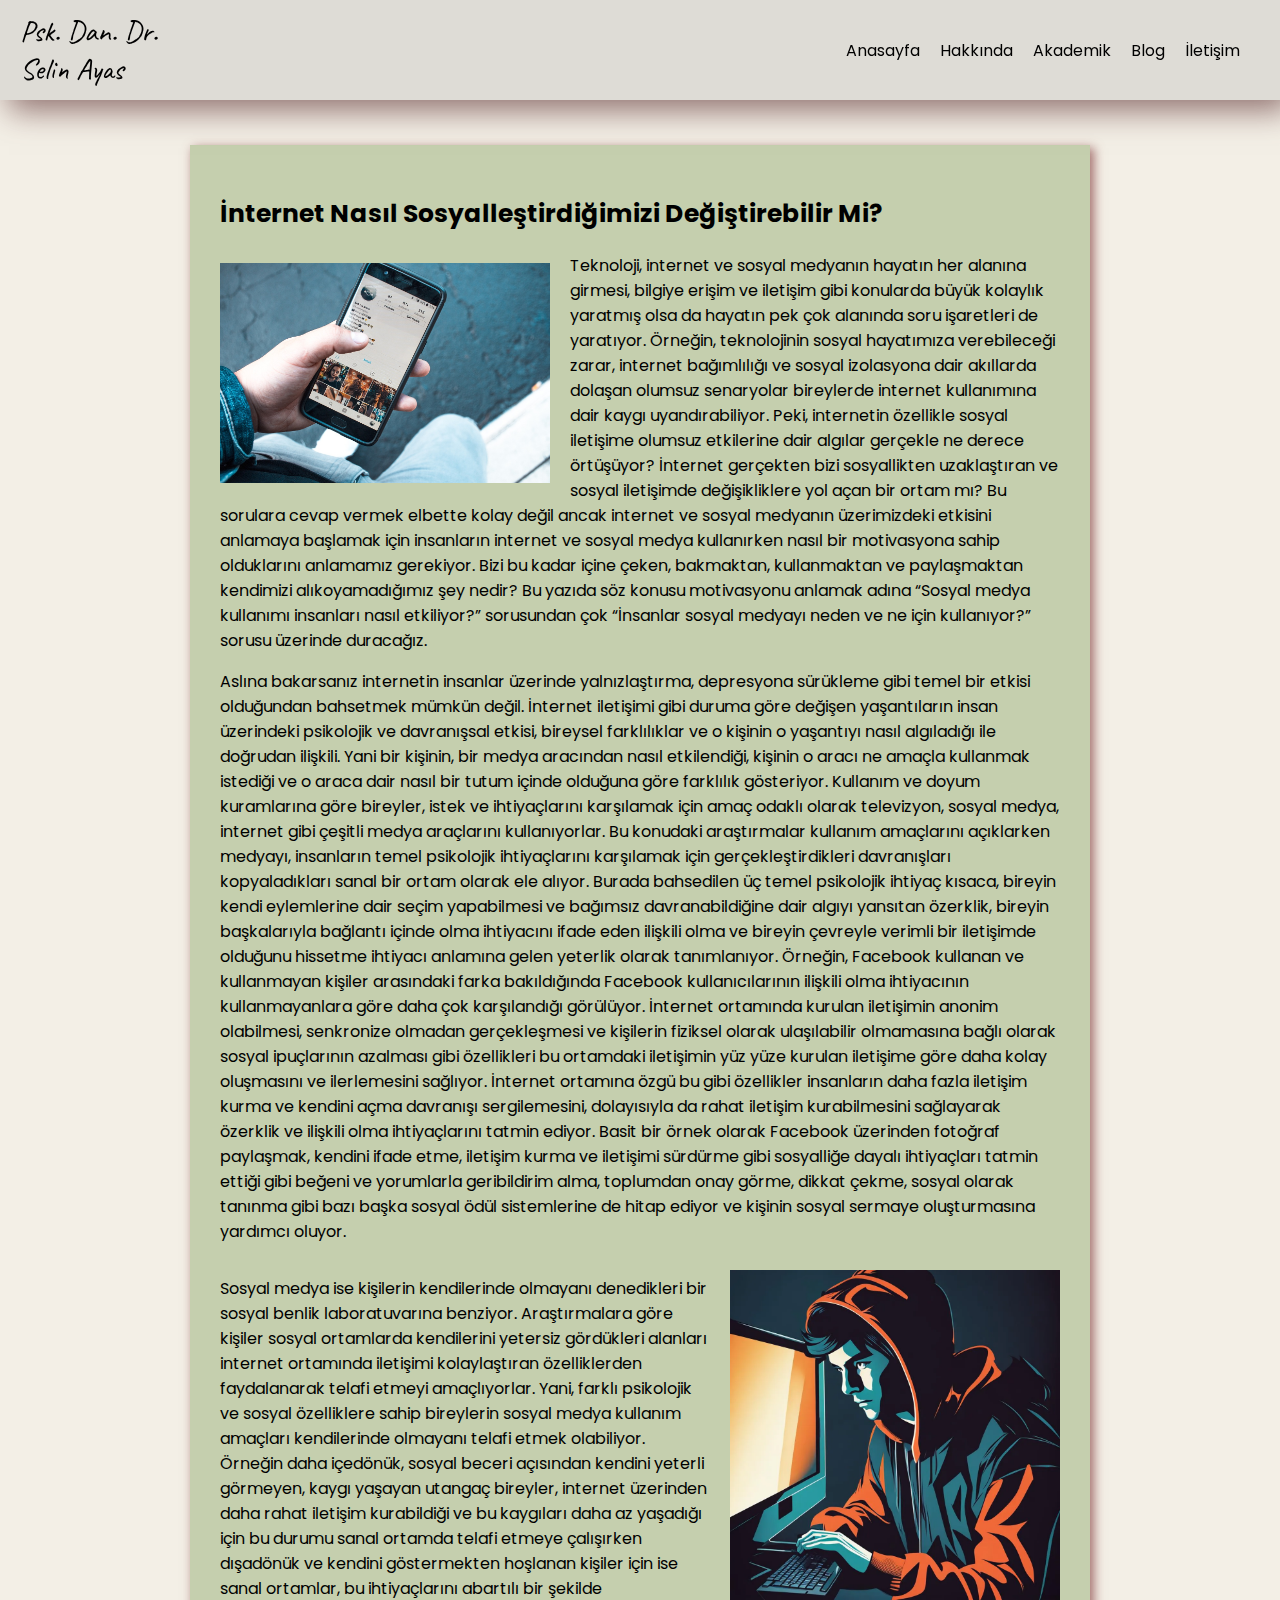
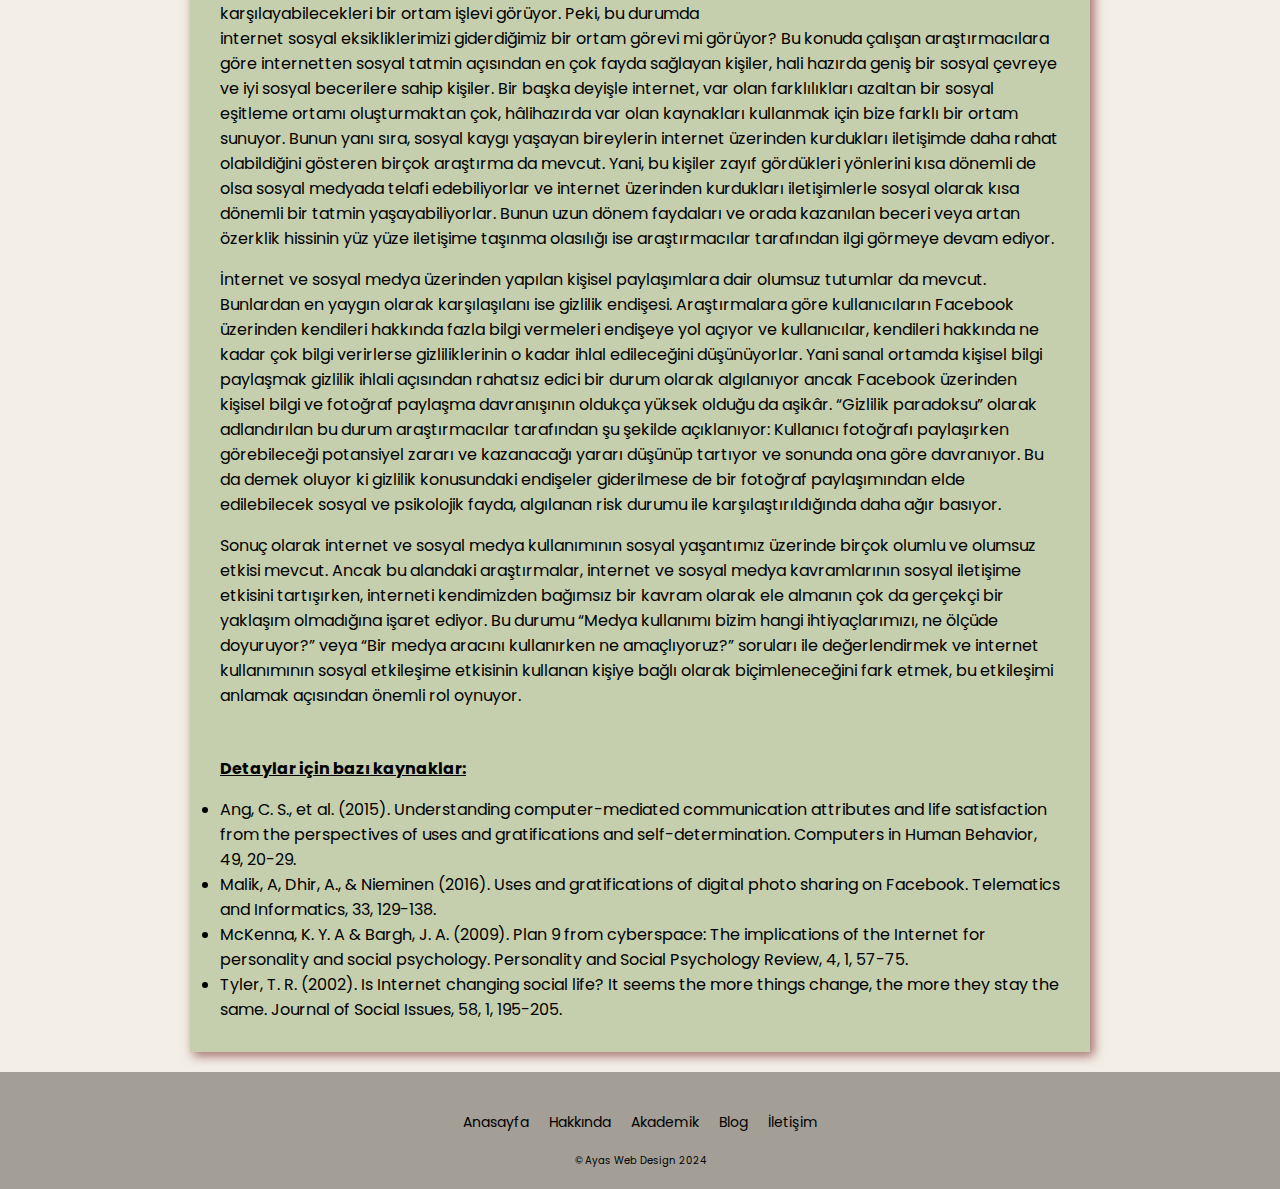
<file: post4.html>
<!DOCTYPE html>
<html lang="en">

  <link rel="stylesheet" href="styles/style.css"> 
  <link rel="stylesheet" href="https://cdnjs.cloudflare.com/ajax/libs/font-awesome/6.5.1/css/all.min.css" integrity="sha512-DTOQO9RWCH3ppGqcWaEA1BIZOC6xxalwEsw9c2QQeAIftl+Vegovlnee1c9QX4TctnWMn13TZye+giMm8e2LwA==" crossorigin="anonymous" referrerpolicy="no-referrer" />
<head>
  <meta charset="UTF-8">
  <meta name="viewport" content="width=device-width, initial-scale=1.0">
  <title>Dr. Selin Ayas </title>

  <link rel="icon" href="images/Psychology_Logo.jpeg">
  
  <!-- Google font add start -->
  <link rel="preconnect" href="https://fonts.googleapis.com">
  <link rel="preconnect" href="https://fonts.gstatic.com" crossorigin>
  <link href="https://fonts.googleapis.com/css2?family=Poppins:ital,wght@0,100;0,200;0,300;0,400;0,500;0,600;0,700;0,800;0,900;1,100;1,200;1,300;1,400;1,500;1,600;1,700;1,800;1,900&display=swap" rel="stylesheet">
  
  <link href="https://fonts.googleapis.com/css2?family=Dancing+Script:wght@400..700&display=swap" rel="stylesheet">
 
  <link href="https://fonts.googleapis.com/css2?family=Dancing+Script:wght@400..700&family=Water+Brush&display=swap" rel="stylesheet">
  <!-- Google font add end -->

  <link href="https://fonts.googleapis.com/css2?family=Marck+Script&display=swap" rel="stylesheet">

  <link href="https://fonts.googleapis.com/css2?family=Marck+Script&family=Yesteryear&display=swap" rel="stylesheet">
  <link href="https://fonts.googleapis.com/css2?family=Caveat:wght@400..700&family=Marck+Script&family=Yesteryear&display=swap" rel="stylesheet">



</head>


<body>
  
  <header class="header">
       <div class="divhead">
        <a href="index.html">Psk. Dan. Dr.</a>
        <a href="index.html">Selin Ayas</a>
       </div>

      
      
      <nav class="navbar" id="navbar">
        <ul class="navul" id="navul">
          <li><a href="index.html">Anasayfa </a></li>
          <li><a href="hakkinda.html">Hakkında </a></li>
          <li><a href="akademik.html">Akademik </a></li>
          <li><a href="blog.html">Blog </a></li>
          <li><a href="iletisim.html">İletişim </a></li>
        </ul>
        <ul class="navul-h" id="navul-h">
         <li class="navclose"><a href="#"></a></li>
         <li class="nav-li"><a href="index.html">Anasayfa </a></li>
         <li class="nav-li"><a href="hakkinda.html">Hakkında </a></li>
         <li class="nav-li"><a href="akademik.html">Akademik </a></li>
         <li class="nav-li"><a href="blog.html">Blog </a></li>
         <li class="nav-li"><a href="iletisim.html">İletişim </a></li>
        </ul>
      </nav>
    

      <button class="hamburger" id="hamburger">
        <i class="fas fa-bars"></i>
      </button>

    
    
  </header>



  <div class="blog_arkaplan" >
<div class="blog_alan"">
<!-- Content will be placed here -->


<h2 class="blog_baslik">İnternet Nasıl Sosyalleştirdiğimizi Değiştirebilir Mi?</h2>
<img class="pic1" src="images/blog1_pic1.jpg">
<p class="blog_paragraf"  >Teknoloji, internet ve sosyal medyanın hayatın her alanına girmesi, bilgiye erişim ve iletişim gibi konularda büyük kolaylık yaratmış olsa da hayatın pek çok alanında soru işaretleri de yaratıyor. Örneğin, teknolojinin sosyal hayatımıza verebileceği zarar, internet bağımlılığı ve sosyal izolasyona dair akıllarda dolaşan olumsuz senaryolar bireylerde internet kullanımına dair kaygı uyandırabiliyor. Peki, internetin özellikle sosyal iletişime olumsuz etkilerine dair algılar gerçekle ne derece örtüşüyor? İnternet gerçekten bizi sosyallikten uzaklaştıran ve sosyal iletişimde değişikliklere yol açan bir ortam mı? Bu sorulara cevap vermek elbette kolay değil ancak internet ve sosyal medyanın üzerimizdeki etkisini anlamaya başlamak için insanların internet ve sosyal medya kullanırken nasıl bir motivasyona sahip olduklarını anlamamız gerekiyor. Bizi bu kadar içine çeken, bakmaktan, kullanmaktan ve paylaşmaktan kendimizi alıkoyamadığımız şey nedir? Bu yazıda söz konusu motivasyonu anlamak adına “Sosyal medya kullanımı insanları nasıl etkiliyor?” sorusundan çok “İnsanlar sosyal medyayı neden ve ne için kullanıyor?” sorusu üzerinde duracağız.</p>
<br>
<p class="blog_paragraf">Aslına bakarsanız internetin insanlar üzerinde yalnızlaştırma, depresyona sürükleme gibi temel bir etkisi olduğundan bahsetmek mümkün değil. İnternet iletişimi gibi duruma göre değişen yaşantıların insan üzerindeki psikolojik ve davranışsal etkisi, bireysel farklılıklar ve o kişinin o yaşantıyı nasıl algıladığı ile doğrudan ilişkili. Yani bir kişinin, bir medya aracından nasıl etkilendiği, kişinin o aracı ne amaçla kullanmak istediği ve o araca dair nasıl bir tutum içinde olduğuna göre farklılık gösteriyor. Kullanım ve doyum kuramlarına göre bireyler, istek ve ihtiyaçlarını karşılamak için amaç odaklı olarak televizyon, sosyal medya, internet gibi çeşitli medya araçlarını kullanıyorlar. Bu konudaki araştırmalar kullanım amaçlarını açıklarken medyayı, insanların temel psikolojik ihtiyaçlarını karşılamak için gerçekleştirdikleri davranışları kopyaladıkları sanal bir ortam olarak ele alıyor. Burada bahsedilen üç temel psikolojik ihtiyaç kısaca, bireyin kendi eylemlerine dair seçim yapabilmesi ve bağımsız davranabildiğine dair algıyı yansıtan özerklik, bireyin başkalarıyla bağlantı içinde olma ihtiyacını ifade eden ilişkili olma ve bireyin çevreyle verimli bir iletişimde olduğunu hissetme ihtiyacı anlamına gelen yeterlik olarak tanımlanıyor. Örneğin, Facebook kullanan ve kullanmayan kişiler arasındaki farka bakıldığında Facebook kullanıcılarının ilişkili olma ihtiyacının kullanmayanlara göre daha çok karşılandığı görülüyor. İnternet ortamında kurulan iletişimin anonim olabilmesi, senkronize olmadan gerçekleşmesi ve kişilerin fiziksel olarak ulaşılabilir olmamasına bağlı olarak sosyal ipuçlarının azalması gibi özellikleri bu ortamdaki iletişimin yüz yüze kurulan iletişime göre daha kolay oluşmasını ve ilerlemesini sağlıyor. İnternet ortamına özgü bu gibi özellikler insanların daha fazla iletişim kurma ve kendini açma davranışı sergilemesini, dolayısıyla da rahat iletişim kurabilmesini sağlayarak özerklik ve ilişkili olma ihtiyaçlarını tatmin ediyor. Basit bir örnek olarak Facebook üzerinden fotoğraf paylaşmak, kendini ifade etme, iletişim kurma ve iletişimi sürdürme gibi sosyalliğe dayalı ihtiyaçları tatmin ettiği gibi beğeni ve yorumlarla geribildirim alma, toplumdan onay görme, dikkat çekme, sosyal olarak tanınma gibi bazı başka sosyal ödül sistemlerine de hitap ediyor ve kişinin sosyal sermaye oluşturmasına yardımcı oluyor.</p>
<br>
<img class="pic2" src="images/blog1_pic2.jpg">
<br>
<p class="blog_paragraf">Sosyal medya ise kişilerin kendilerinde olmayanı denedikleri bir sosyal benlik laboratuvarına benziyor. Araştırmalara göre kişiler sosyal ortamlarda kendilerini yetersiz gördükleri alanları internet ortamında iletişimi kolaylaştıran özelliklerden faydalanarak telafi etmeyi amaçlıyorlar. Yani, farklı psikolojik ve sosyal özelliklere sahip bireylerin sosyal medya kullanım amaçları kendilerinde olmayanı telafi etmek olabiliyor. Örneğin daha içedönük, sosyal beceri açısından kendini yeterli görmeyen, kaygı yaşayan utangaç bireyler, internet üzerinden daha rahat iletişim kurabildiği ve bu kaygıları daha az yaşadığı için bu durumu sanal ortamda telafi etmeye çalışırken dışadönük ve kendini göstermekten hoşlanan kişiler için ise sanal ortamlar, bu ihtiyaçlarını abartılı bir şekilde karşılayabilecekleri bir ortam işlevi görüyor. Peki, bu durumda internet sosyal eksikliklerimizi giderdiğimiz bir ortam görevi mi görüyor? Bu konuda çalışan araştırmacılara göre internetten sosyal tatmin açısından en çok fayda sağlayan kişiler, hali hazırda geniş bir sosyal çevreye ve iyi sosyal becerilere sahip kişiler. Bir başka deyişle internet, var olan farklılıkları azaltan bir sosyal eşitleme ortamı oluşturmaktan çok, hâlihazırda var olan kaynakları kullanmak için bize farklı bir ortam sunuyor. Bunun yanı sıra, sosyal kaygı yaşayan bireylerin internet üzerinden kurdukları iletişimde daha rahat olabildiğini gösteren birçok araştırma da mevcut. Yani, bu kişiler zayıf gördükleri yönlerini kısa dönemli de olsa sosyal medyada telafi edebiliyorlar ve internet üzerinden kurdukları iletişimlerle sosyal olarak kısa dönemli bir tatmin yaşayabiliyorlar. Bunun uzun dönem faydaları ve orada kazanılan beceri veya artan özerklik hissinin yüz yüze iletişime taşınma olasılığı ise araştırmacılar tarafından ilgi görmeye devam ediyor.</p>
<br>
<p class="blog_paragraf">İnternet ve sosyal medya üzerinden yapılan kişisel paylaşımlara dair olumsuz tutumlar da mevcut. Bunlardan en yaygın olarak karşılaşılanı ise gizlilik endişesi. Araştırmalara göre kullanıcıların Facebook üzerinden kendileri hakkında fazla bilgi vermeleri endişeye yol açıyor ve kullanıcılar, kendileri hakkında ne kadar çok bilgi verirlerse gizliliklerinin o kadar ihlal edileceğini düşünüyorlar. Yani sanal ortamda kişisel bilgi paylaşmak gizlilik ihlali açısından rahatsız edici bir durum olarak algılanıyor ancak Facebook üzerinden kişisel bilgi ve fotoğraf paylaşma davranışının oldukça yüksek olduğu da aşikâr. “Gizlilik paradoksu” olarak adlandırılan bu durum araştırmacılar tarafından şu şekilde açıklanıyor: Kullanıcı fotoğrafı paylaşırken görebileceği potansiyel zararı ve kazanacağı yararı düşünüp tartıyor ve sonunda ona göre davranıyor. Bu da demek oluyor ki gizlilik konusundaki endişeler giderilmese de bir fotoğraf paylaşımından elde edilebilecek sosyal ve psikolojik fayda, algılanan risk durumu ile karşılaştırıldığında daha ağır basıyor.</p>
<br>
<p class="blog_paragraf">Sonuç olarak internet ve sosyal medya kullanımının sosyal yaşantımız üzerinde birçok olumlu ve olumsuz etkisi mevcut. Ancak bu alandaki araştırmalar, internet ve sosyal medya kavramlarının sosyal iletişime etkisini tartışırken, interneti kendimizden bağımsız bir kavram olarak ele almanın çok da gerçekçi bir yaklaşım olmadığına işaret ediyor. Bu durumu “Medya kullanımı bizim hangi ihtiyaçlarımızı, ne ölçüde doyuruyor?” veya “Bir medya aracını kullanırken ne amaçlıyoruz?” soruları ile değerlendirmek ve internet kullanımının sosyal etkileşime etkisinin kullanan kişiye bağlı olarak biçimleneceğini fark etmek, bu etkileşimi anlamak açısından önemli rol oynuyor.</p>
<br><br><br>
<h3 style="font-size: 1.6rem; text-decoration: underline;"> Detaylar için bazı kaynaklar:</h3>
<br>

<li class="list">Ang, C. S., et al. (2015). Understanding computer-mediated communication attributes and life satisfaction from the perspectives of uses and gratifications and self-determination. Computers in Human Behavior, 49, 20-29.</li>
<li class="list">Malik, A, Dhir, A., & Nieminen (2016). Uses and gratifications of digital photo sharing on Facebook. Telematics and Informatics, 33, 129-138.</li>
<li class="list">McKenna, K. Y. A & Bargh, J. A. (2009). Plan 9 from cyberspace: The implications of the Internet for personality and social psychology. Personality and Social Psychology Review, 4, 1, 57-75.</li>
<li class="list">Tyler, T. R. (2002). Is Internet changing social life? It seems the more things change, the more they stay the same. Journal of Social Issues, 58, 1, 195-205.</li>









 <!-- Content will be placed here -->
</div>
  </div>



  <footer class="footer">
    <nav class="navbar_end" id="navbar">
      <ul class="navul_end" id="navul_end">
        <li><a href="index.html">Anasayfa </a></li>
        <li><a href="hakkinda.html">Hakkında </a></li>
        <li><a href="akademik.html">Akademik </a></li>
        <li><a href="blog.html">Blog </a></li>
        <li><a href="iletisim.html">İletişim </a></li>
      </ul>
    </nav>
    
    <div class="social-icons">
    
      <a href="#" class="icon"><i class="fab fa-linkedin"></i></a>
      <a href="#" class="icon"><i class="fab fa-instagram"></i></a>
    </div>
    
    
    <p class="ayas">© Ayas Web Design 2024</p>
    
    </footer>
    
    </body>
    <script src="scripts/script.js"></script>
    </html>
</file>
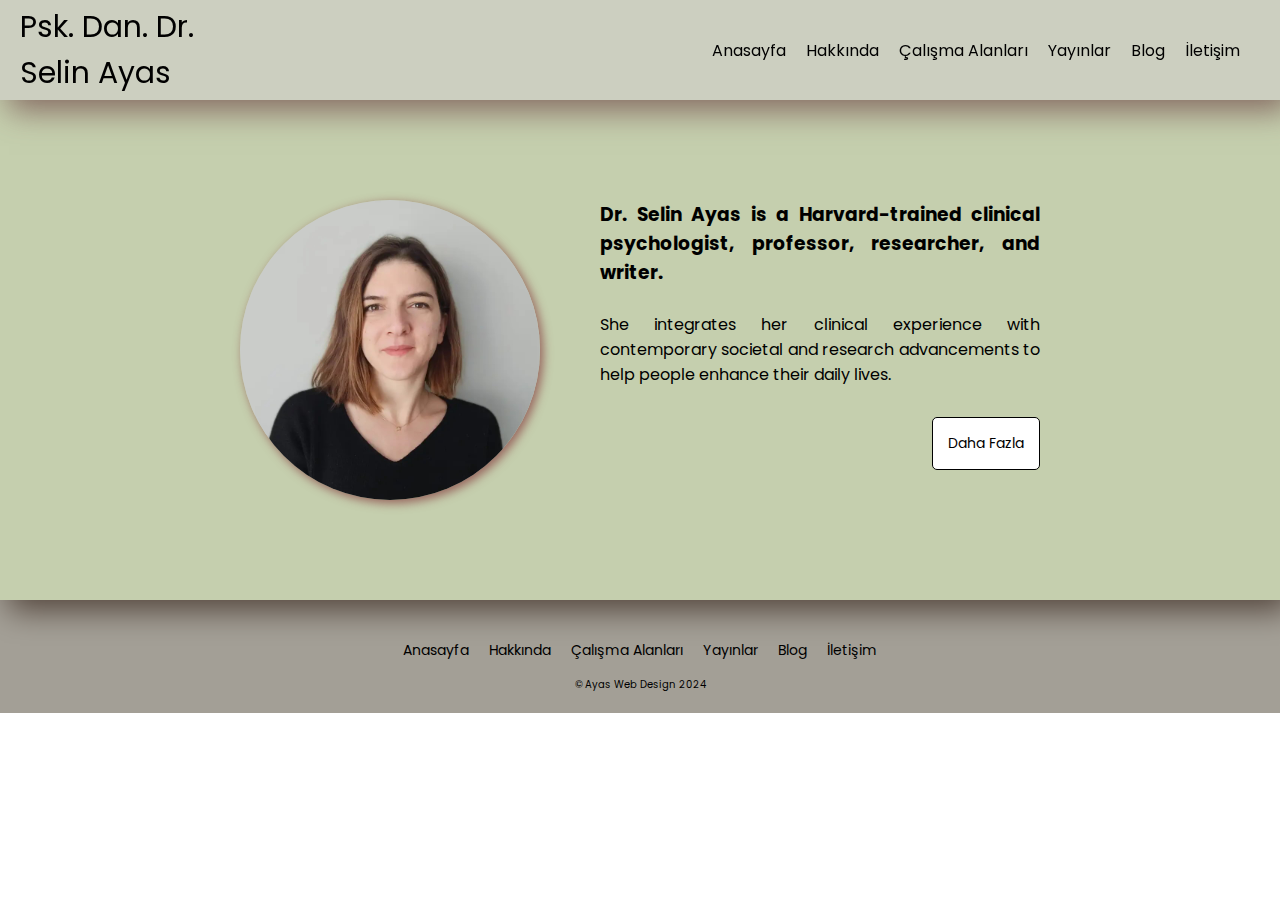
<file: yayinlar.html>
<!DOCTYPE html>
<html lang="en">
 
  <link rel="stylesheet" href="styles/style.css"> 
  <link rel="stylesheet" href="https://cdnjs.cloudflare.com/ajax/libs/font-awesome/6.5.1/css/all.min.css" integrity="sha512-DTOQO9RWCH3ppGqcWaEA1BIZOC6xxalwEsw9c2QQeAIftl+Vegovlnee1c9QX4TctnWMn13TZye+giMm8e2LwA==" crossorigin="anonymous" referrerpolicy="no-referrer" />
<head>
  <meta charset="UTF-8">
  <meta name="viewport" content="width=device-width, initial-scale=1.0">
  <title>Psikolog Selin Ayas </title>

  <link rel="icon" type="image/x-icon" href="/images/Psychology_Logo.jpeg">
  
  <!-- Google font add start -->
  <link rel="preconnect" href="https://fonts.googleapis.com">
  <link rel="preconnect" href="https://fonts.gstatic.com" crossorigin>
  <link href="https://fonts.googleapis.com/css2?family=Poppins:ital,wght@0,100;0,200;0,300;0,400;0,500;0,600;0,700;0,800;0,900;1,100;1,200;1,300;1,400;1,500;1,600;1,700;1,800;1,900&display=swap" rel="stylesheet">
  <!-- Google font add end -->

</head>
<body>
    <header class="header">
        <div class="divhead">
         <p>Psk. Dan. Dr.</p>
         <p>Selin Ayas</p>
        </div>
       
       <nav class="navbar" id="navbar">
         <ul class="navul" id="navul">
           <li><a href="#">Anasayfa </a></li>
           <li><a href="/hakkinda.html">Hakkında </a></li>
           <li><a href="#">Çalışma Alanları </a></li>
           <li><a href="#">Yayınlar </a></li>
           <li><a href="#">Blog </a></li>
           <li><a href="#">İletişim </a></li>
         </ul>
         <ul class="navul-h" id="navul-h">
          <li class="navclose"><a href="#"></a></li>
          <li class="nav-li"><a href="#">Anasayfa </a></li>
          <li class="nav-li"><a href="#">Hakkında </a></li>
          <li class="nav-li"><a href="#">Çalışma Alanları </a></li>
          <li class="nav-li"><a href="#">Yayınlar </a></li>
          <li class="nav-li"><a href="#">Blog </a></li>
          <li class="nav-li"><a href="#">İletişim </a></li>
         </ul>
       </nav>
       <button class="hamburger" id="hamburger">
         <i class="fas fa-bars"></i>
       </button>
     
   </header>

   <div class="div1">
    <img class="profile_image" src="images/profile_pic_square.jpg" alt="">
   <div class="div1_header">
    <h3>Dr. Selin Ayas is a Harvard-trained clinical psychologist, professor, researcher, and writer.
    </h3>
    <br>
    <p class="p1">She integrates her clinical experience with contemporary societal and research advancements to help people enhance their daily lives.</p>
   <button class="btn_dahafazla">Daha Fazla</button>
  </div>
  </div>

  
   <footer class="footer">
    <nav class="navbar_end" id="navbar">
      <ul class="navul_end" id="navul_end">
        <li><a href="#">Anasayfa </a></li>
        <li><a href="#">Hakkında </a></li>
        <li><a href="#">Çalışma Alanları </a></li>
        <li><a href="#">Yayınlar </a></li>
        <li><a href="#">Blog </a></li>
        <li><a href="#">İletişim </a></li>
      </ul>
    </nav>
    <br>
    <p class="ayas">© Ayas Web Design 2024</p>
    </footer>
</body>
<script src="../scripts/script.js"></script>
</html>
</file>
<file: styles/style.css>
*{
    font-family: "Poppins", sans-serif;
    margin: 0;
    padding: 0;
    box-sizing: border-box;
    outline: none;
    border: none;
    text-decoration: none;
    /*text-transform: capitalize;*/
    transition: .1s;
   
}

.fa {
    padding: 20px;
    font-size: 30px;
    width: 30px;
    text-align: center;
    text-decoration: none;
    border-radius: 50%;
  }

html{
    font-size: 62.5%;
    scroll-behavior: smooth;
}
/* rgba(223, 176, 176, 0.39);*/
:root{
    --header-color: #2779a7);
    --main-color: rgb(196, 206, 172,.98);
    --main2-color:#f3efe6;
    --main3-color:#749679;
    --zemin-color:yellow;
    --border:0.1rem solid rgba(255,255,255,0.4);
    --yesil-color: rgb(196, 206, 172,.98);
}


body{ 
    min-width: 30rem;
    overflow: scroll;
}


/*--------------Header starts here-------------------------------*/
.header {
    backdrop-filter: blur(10px);
    background-color: rgba(209, 206, 203, 0.6);
    align-items: center;
    display: flex; 
    justify-content: space-between;
    height: 10rem;
    box-shadow: 9px 9px 30px 0.5px rgba(110, 69, 69, 0.75);
    position: fixed;
    width: 100%;
    z-index: 1000;
}

.divhead{
    display: flex;
    justify-content: baseline;
    flex-direction: column;
    align-items: baseline;
    font-size: 3rem;
    font-weight: 400;
    width: 25rem;
    padding: 2rem;
   
}

.divhead a{
  /*  font-family: "Dancing Script", cursive;*/
  /*font-family: "Marck Script", cursive;*/
  
  /*  font-family: "Yesteryear", cursive;*/

  font-family: "Caveat", cursive;
    color: #000;
}

.navul{
    
    
    list-style-type: none;
    display: flex;
    padding-right: 2rem;
}

.navul-h{
    display: none;
    list-style-type: none;
}
.navbar{
    margin-right: 2rem;
}

.nav-li{
    padding: 2rem;
    display: flex;
    width: 100%;
}

.navclose {
    height: 12.5rem;
    width: 100%;
}

.header .hamburger{
    
    display: none;
    background-color:transparent;
    border: 0;
    color: #0e0e0e;
    font-size: 2.5rem;
    cursor: pointer;
    z-index: 1200;
}

.navbar a{
    margin-top: 0;
    margin-bottom: 0;
    margin-left: 2rem;
    margin-right: 0;
    font-size: 1.6rem;
    color: var(--black-color);
    border-bottom: 0.1rem solid transparent ;
}

.navul a:hover {
    border-color: var(--main-color);
    color: var(--main2-color);
    padding-bottom: 0.5rem;
    width: 10rem;
}
.hamburger:hover{
    color: var(--main2-color);
}

.nav-li:hover {
    background-color: rgb(196, 207, 214);
}



@media screen and (max-width:960px) 
{
    .navul{
        display: none;
        flex-direction: column;
        width: 100%;
    }
    .navul-h.show{
        backdrop-filter: blur(10px);
        position: fixed;
        top: 0;
        right: 0;
        width: 100%;
        z-index: 999;
        background-color: rgba(255, 255, 255, 0.98);
        display: flex;
        flex-direction: column;
        align-items: flex-start;
        justify-content: flex-start;
    }
  
    .header {
    display: flex; 
    
    }

    .header .hamburger {
        display:block;
        position: fixed;
       
        right: 4rem;

    }
}

/*--------------Header ends here-------------------------------*/

/*--------------div1 starts here-------------------------------*/

.div1 {
    display: flex;
    justify-content: center;
    padding-top: 20rem;
    padding-left: 6rem;
    padding-right: 6rem; 
    padding-bottom: 10rem;
   /* background-image:url(/images/plain_bg.jpg);*/
    margin: auto;
    background-color: var(--main-color);
    box-shadow: 9px 9px 30px 0.5px rgb(29, 1, 1);
   }


.profile_image {
    height: 30rem;
    width: 30rem;
    border-radius: 50%;
    margin-left: 0;
    margin-right: 6rem;
    box-shadow: 3px 3px 10px 0.5px rgba(138, 69, 69, 0.75);
}

.div1_header {  
    max-width: 44rem;
    text-align: justify;
    font-size: 1.6rem;
}


.btn_dahafazla {
    background-color: rgb(255, 255, 255);
    border: 0.1rem solid black;
    font-size: 1.4rem;
    padding: 1.5rem;
    border-radius: .5rem;
    margin-top: 3rem;
    color: rgb(0, 0, 0);
    float: right;
}

.btn_dahafazla:hover {
    background-color: rgb(43, 70, 88);
    
    border: 0.1rem solid rgb(255, 255, 255);
}

.btn_dahafazla a:hover{
    color: white;
}
.btn_dahafazla:active{
    background-color: rgb(43, 70, 88);
    border: 0.1rem solid rgb(0, 0, 0);
}

@media screen and (max-width:960px) 
{
    .div1{
        width: 100%;
        display: flex;
        flex-direction: column;
        align-items: center;
    }
    
    .div1_header {  
        max-width: 90rem;
    }

    .profile_image{
        padding: 0;
        margin-bottom: 2rem;
        margin-right: 0;
    }
}

/*--------------div1 ends here-------------------------------*/

/*--------------div2 starts here-----------------------------*/


.div2 {
    display: flex;
    justify-content: center;
    flex-direction: column;
    padding: 5rem 5rem;
    background-color:var(--main2-color);
    margin: auto;
    align-items: center;
    font-size: 1.6rem;
}

.div21_buyuk{
display: flex;
flex-wrap: wrap;
justify-content: center;
}

.div21{
    width: 30rem;
    height: 40rem;
    display: flex;
    flex-direction: column;
    text-align: center;
    align-items: center;
    font-size: 1.4rem;
    padding: 0rem 3rem;
    justify-content: center;
    margin: 0 2rem;
    border: 0.1rem solid transparent;
    border-radius: .3rem;
}

.small_pic{
    width: 28rem;
    height: 21rem;
    border-radius: 1rem;
    margin-bottom: 2rem;
}



/*--------------div2 ends here-----------------------------*/



/*---------------Blog card slider starts here------------*/


/*Slider Section*/

/*@import url("https://netdna.bootstrapcdn.com/font-awesome/4.5.0/css/font-awesome.css");
@import url(https://fonts.googleapis.com/css?family=Roboto);
@import url(https://fonts.googleapis.com/css?family=Open+Sans:400,800);*/


.grid-section {
  height: auto;
  text-align: center;
  margin: 0 auto;
  display: flex;
  flex-wrap: wrap;
  justify-content: center;
 
}

/* Blog Card */
.blog-card {
  width: 30rem;
  height: 40rem;
  background: #fff;
  display: flex;
  flex-direction: column;
  justify-content: space-evenly;
  margin: 2rem 1rem;
  cursor: pointer;
  box-shadow: 10px 10px 10px 10px rgba(235, 14, 14, 0.2), 0 1px 2px rgba(0,0,0,0.24);
  border: 0.1rem solid transparent;
}



.blog-card:hover {
    border: 0.1rem solid;
    box-shadow: 5px 5px 20px .5px rgba(0,0,0,0.6);
}

.blog-card__image {
  width: 100%;
  height: auto;
  margin: 0;
}

.blog-card__image img {
   
  width: 100%;
  height: auto;
  -o-object-fit: cover;
     object-fit: cover;
  
}

.blog-card__title {
    width: auto;
    align-items: center;
    text-align: center;
    margin-left: 0.2rem;
    margin-right: .2rem;

}

.blog-card__title a{
color: #000;
text-decoration:none;
font-size: 1.6rem;
font-weight: 400;

}

.blog-card__title:visited {
 color:#C0C0C0
}

.blog-card hr {
    width: 75%;
    border-top: 0.1px solid #ffce00;
    margin-top: 10px;
}




<!-- slider style starts here 

.mySlides {
    display: none;

}
img {vertical-align: middle;}

/* Slideshow container */

.slideshow-container {
  max-width: auto;
  display: flex;
  flex-direction: row;
  align-items: center;
  justify-content:center;
  margin: auto;
  background-color: var(--main-color);
  padding-top: 8rem;
  padding-bottom: 8rem;
}


/* Next & previous buttons */
.prev, .next{
    cursor: pointer;

    top: 50%;
    width: auto;
    padding: 16px;
    margin-top: -22px;
    color: grey;
    font-weight: bold;
    font-size: 1.4rem;
    transition: 0.3s ease;
    border-radius: 0 0 0 0;
   
  
}

/* Position the "next button" to the right */
.next {
  right: 0;
  border-radius: 0 0 0 0;
}

/* On hover, add a black background color with a little bit see-through */
.prev:hover, .next:hover {
  background-color: rgba(0,0,0,0.1);
}


/* Fading animation */
.fade {
  -webkit-animation-name: fade;
  -webkit-animation-duration: 1.5s;
  animation-name: fade;
  animation-duration: 1.5s;
}

@-webkit-keyframes fade {
  from {opacity: .4} 
  to {opacity: 1}
}

@keyframes fade {
  from {opacity: .4} 
  to {opacity: 1}
}

/* On smaller screens, decrease text size */
@media only screen and (max-width: 360px) {
  .prev, .next,.text {font-size: 11px}
}

/*---------------Blog card slider starts here------------*/
/*---------------FAQ starts here-------------------------*/


.faq-title {
    font-size: 2rem;
    margin: 0.4rem 0;
}

.faq-content{
    margin-top:1rem;
    font-size: 1.6rem;
}

div.seperator {
    width: 30rem;
    background-color: #e31b1b;
    height: 0.2rem;
    margin-left: -1.8rem;
}

.faq-list > div {
    border-bottom: 0.07rem solid #ededed;
    padding: 1.5rem 0rem;
} 

.faq-list > div:last-child {
    border: unset;
}

details > summary {
    list-style: none;
}
details > summary::-webkit-details-marker {
    display: none;
}

summary {
    font-size: 1.6rem;
    
    cursor: pointer;
    -webkit-touch-callout: none;
    -webkit-user-select: none;
    -khtml-user-select: none;
    -moz-user-select: none;
    -ms-user-select: none; 
    user-select: none;
    transition: all 0.3s ease;
}

summary:hover {
    color: #e31b1b;
}

details[open] summary ~ * {
    animation: sweep .5s ease-in-out;
}

@keyframes sweep {
    0%    {opacity: 0; margin-left: -10px}
    100%  {opacity: 1; margin-left: 55px}
}

details[open] summary {
    color: #e31b1b;
}

details[open] p {
    border-left: 2px solid #e31b1b;
    margin-left: 55px;
    padding-left: 25px;
    opacity: 100;
    transition: all 1s ease;
}

details[open] summary:after {
    content: "-";
    font-size: 3.2rem;
    margin: -33px 0.35em 0 0;
    font-weight: 200;
}

.faq-main{
    width: 100%;
    background-color:var(--main-color);
    display: flex;
    justify-content: center;
}

.faq-body {
    max-width: 80rem;
    align-self: center;
    padding: 5em;
   
}

.faq-header {
    max-width: 80rem;
}

.faq-list {
    max-width: 80rem;
    margin: 1em auto;
    padding: 2em 0;
}

summary::-webkit-details-marker {
    display: none;
}


summary:after {
    background: transparent;
    border-radius: 0.3em;
    content: "+";
    color: #e31b1b;
    float: left;
    font-size: 1.5rem;
    font-weight: bold;
    margin: -0.3em 0.65em 0 0;
    padding: 0;
    text-align: center;
    width: 25px;
}

/*---------------FAQ ends here-------------------------*/

/*---------------İletisim starts here------------------*/


.iletisim_sayfa_header{
    text-transform: none;
    color: #000;
    padding-top: 14.5rem;
    font-size: 1.4rem;
    display: flex;
    flex-direction: column;
    align-items: center;
    justify-content: center;
    /*background-color: rgb(196, 206, 172,.98);*/
    background-color: var(--main2-color);
    /*background-image:url(/images/plain_bg.jpg);*/

}
.text_iletisim{
    padding-left: 3rem;
    padding-right: 3rem;
    color: #000;
    text-transform: none;
}


.overfoot{
    padding-top: 5rem;
    padding-bottom: 5rem;
    background-color:var(--main2-color);
    /*background-image:url(/images/plain_bg.jpg);*/
    text-transform:none;
    display: flex;
    flex-direction: column;
    justify-content: center;
    align-items: center;
    padding-left: 1rem;
    padding-right: 1rem;

}

.iletisim_header{
    font-size: 1.4rem;
    padding-bottom: 1rem;
}




#feedback-page{
	text-align:center;
}


#form-div {
	background-color:rgba(72,72,72,0.10);
	
	width: 60rem;
    padding:3rem;
 
}



.feedback-input {
	color:#3c3c3c;
	font-family: Helvetica, Arial, sans-serif;
    font-weight:500;
	font-size: 1.4rem;
	border-radius: 0;
	line-height: 22px;
	background-color: #fbfbfb;
	padding: 13px 13px 13px 13px;
	margin-bottom: 10px;
	width:100%;
	-webkit-box-sizing: border-box;
	-moz-box-sizing: border-box;
	-ms-box-sizing: border-box;
	box-sizing: border-box;
  border: 3px solid rgba(0,0,0,0);
  text-transform: none;
}

.feedback-input:focus{
	background: #fff;
	box-shadow: 0;
	border: 3px solid #3498db;
	color: #3498db;
	outline: none;
    padding: 13px 13px 13px 13px;
    text-transform: none;
}

.focused{
	color:#30aed6;
	border:#30aed6 solid 3px;
}

/* Icons ---------------------------------- */
#name{
	background-image: url(http://rexkirby.com/kirbyandson/images/name.svg);
	background-size: 3px 30px;
	background-position: 11px 8px;
	background-repeat: no-repeat;
}

#name:focus{
	background-image: url(http://rexkirby.com/kirbyandson/images/name.svg);
	background-size: 30px 30px;
	background-position: 8px 5px;
  background-position: 11px 8px;
	background-repeat: no-repeat;
}

#email{
	background-image: url(http://rexkirby.com/kirbyandson/images/email.svg);
	background-size: 30px 30px;
	background-position: 11px 8px;
	background-repeat: no-repeat;
}

#email:focus{
	background-image: url(http://rexkirby.com/kirbyandson/images/email.svg);
	background-size: 30px 30px;
  background-position: 11px 8px;
	background-repeat: no-repeat;
}

#comment{
	background-image: url(http://rexkirby.com/kirbyandson/images/comment.svg);
	background-size: 30px 30px;
	background-position: 11px 8px;
	background-repeat: no-repeat;
}

textarea {
    width: 100%;
    height: 150px;
    line-height: 150%;
    resize:vertical;
}

input:hover, textarea:hover,
input:focus, textarea:focus {
	background-color:white;
}

#button-blue{
	font-family: 'Montserrat', Arial, Helvetica, sans-serif;
	float:left;
	width: 100%;
	border: #000000 solid 2px;
	cursor:pointer;
	background-color: var(--main2-color);
	color:rgb(0, 0, 0);
	font-size:1.6rem;
	padding-top: 2rem;
	padding-bottom:2rem;
	-webkit-transition: all 0.3s;
	-moz-transition: all 0.3s;
	transition: all 0.3s;
    margin-top:-1px;
    font-weight:700;
    border-radius: 1rem;
    
}

#button-blue:hover{
	background-color: rgba(95, 83, 83, 0.4);
	color: #ffffff;
    border-radius: 1rem;
}
	
.submit:hover {
	color: #b18686;
    
}
	
.ease {
	width: 0px;
	height: 6rem;
	background-color: #eb0d0d;
	-webkit-transition: .2s ease;
	-moz-transition: .2s ease;
	-o-transition: .2s ease;
	-ms-transition: .2s ease;
	transition: .2s ease;
    border-radius: 1rem;
}

.submit:hover .ease{
  width:100%;
  background-color: #706a5ba4;
  border-radius: 1rem;
}

@media only screen and (max-width: 600px) {
	#form-div{
		
		width: 30rem;
		
		
		
	}
}
/**//**//**//**//**/


/*---------------iletisim ends here-------------------------*/
/*---------------footer starts here------------------------*/

.footer{
    display: flex;
    justify-content: center;
    flex-direction: column;
    background-color: #706a5ba4;
    margin: auto;
    height: auto;
    text-align: center;
    padding: 2rem;
}
.footer .ayas{
    color: black;
}



.navul_end{
    display: flex;
    justify-content: center;
    flex-direction: row;
    flex-wrap: wrap;
    list-style-type: none;
   
    font-size: 1.4rem;
}
.footer .navbar_end li{
   padding-right: 1rem;
   padding-left: 1rem;
   padding-top: 2rem;
  
}

.footer .navbar_end a{
    color: black;
}

.footer .navbar_end a:hover{
    color:var(--main2-color);
}



 
 
 
 .social-icons {
     display: flex;
     justify-content: center;
 }
 
 .icon {
     color: #000;
     font-size: 2rem;
     margin: 1rem 1rem;
     transition: all 0.1s ease;
 }
 
 .icon:hover {
    /* transform: scale(1.2);*/
    /*transform: translateX(.2rem);*/
    color: var(--main2-color);
    
 }



/*---------------footer ends here------------------------*/

/*---------------Blog page starts here-------------------------*/



.container {
    max-width: 80rem;
    margin-left: auto;
    margin-right: auto;
    padding: 4rem 2rem;
}
.post {
    background-color: #fff;
    padding: 1.5rem;
    margin-bottom: 2rem;
    border-radius: 0.5rem;
    box-shadow: 0 0.25rem 0.5rem rgba(0, 0, 0, 0.1);
    transition: transform 0.3s ease-in-out, box-shadow 0.3s ease-in-out;
    display: flex;
    box-shadow: 3px 3px 10px 0.5px rgba(138, 69, 69, 0.75);
    
   
    font-size: 1.5rem;
}
.post:hover {
    transform: translateY(-0.5rem);
    box-shadow: 3px 3px 10px 0.5px rgba(138, 69, 69, 0.75);
}
.post h2 {
    margin-top: 0;
    margin-bottom: 1rem;
    font-size: 2rem;
    color: black;
}
.post p {
    margin-top: 1rem;
    color: #666;
}
.post img {
    max-width: 30rem;
    height: auto;
    border-radius: 0.5rem;
    margin-right: 1rem;
    
}
.post-link {
    text-decoration: none;
    color: inherit;
}
.pagination {
    margin-top: 2rem;
    text-align: center;
}
.pagination a {
    display: inline-block;
    padding: 0.5rem 1rem;
    margin: 0 0.5rem;
    background-color: #007bff;
    color: #fff;
    text-decoration: none;
    border-radius: 0.5rem;
    transition: background-color 0.3s ease-in-out;
}
.pagination a:hover {
    background-color: #0056b3;
}
.pagination .disabled {
    background-color: #ddd;
    color: #666;
    pointer-events: none;
}

@media screen and (max-width: 600px) {
    .post {
        width: 100%;
        flex-direction: column;
    }
    .post img {
        margin-bottom: 1rem;
        margin-right: 0rem;
    }
}

/*---------------Blog page ends here-------------------------*/


/*---------------Alt Sayfalar starts here-----------------------*/
.blog_arkaplan_with_pagination{
    display: flex;
    flex-direction: column;
    justify-content: center; 
    padding-top: 14.5rem;
    padding-left: 2rem;
    padding-right: 2rem;
    padding-bottom: 2rem; 
    /*background-color: rgb(196, 206, 172,.98); */
    height: auto;
    background-color:var(--main2-color);
    /*background-image:url(/images/plain_bg.jpg);*/
}
.blog_arkaplan {
    display: flex;
    justify-content: center; 
    padding-top: 14.5rem;
    padding-left: 2rem;
    padding-right: 2rem;
    padding-bottom: 2rem; 
    /*background-color: rgb(196, 206, 172,.98); */
    height: auto;
    background-color:var(--main2-color);
    /*background-image:url(/images/plain_bg.jpg);*/
}

.blog_alan {
    max-width: 90rem;
    display:block;
    text-align: left;
    background-color: var(--main-color);
    padding: 3rem;
   /* border-radius: 2rem;*/
    box-shadow: 3px 3px 10px 0.5px rgba(138, 69, 69, 0.75);
    

}
.blog_baslik {
    padding-top: 2rem;
    padding-bottom: 2rem;
    font-size: 2.5rem;
}
.pic1 {
    width:35rem ;
    padding-top: 1rem;
    padding-right: 2rem;
    padding-bottom: 2rem;
    float: left;
}
.pic2 {
    width:35rem ;
    padding-top: 1rem;
    padding-left: 2rem;
    padding-bottom: 2rem;
    float: right;
}
.blog_paragraf {
    color: black; 
    font-size: 1.6rem;
    
}
.list {
    font-size: 1.6rem;
}

.h3 {
    font-size: 1.6rem;
  }

/*---------------Alt Sayfalar ends here-------------------------*/
</file>
